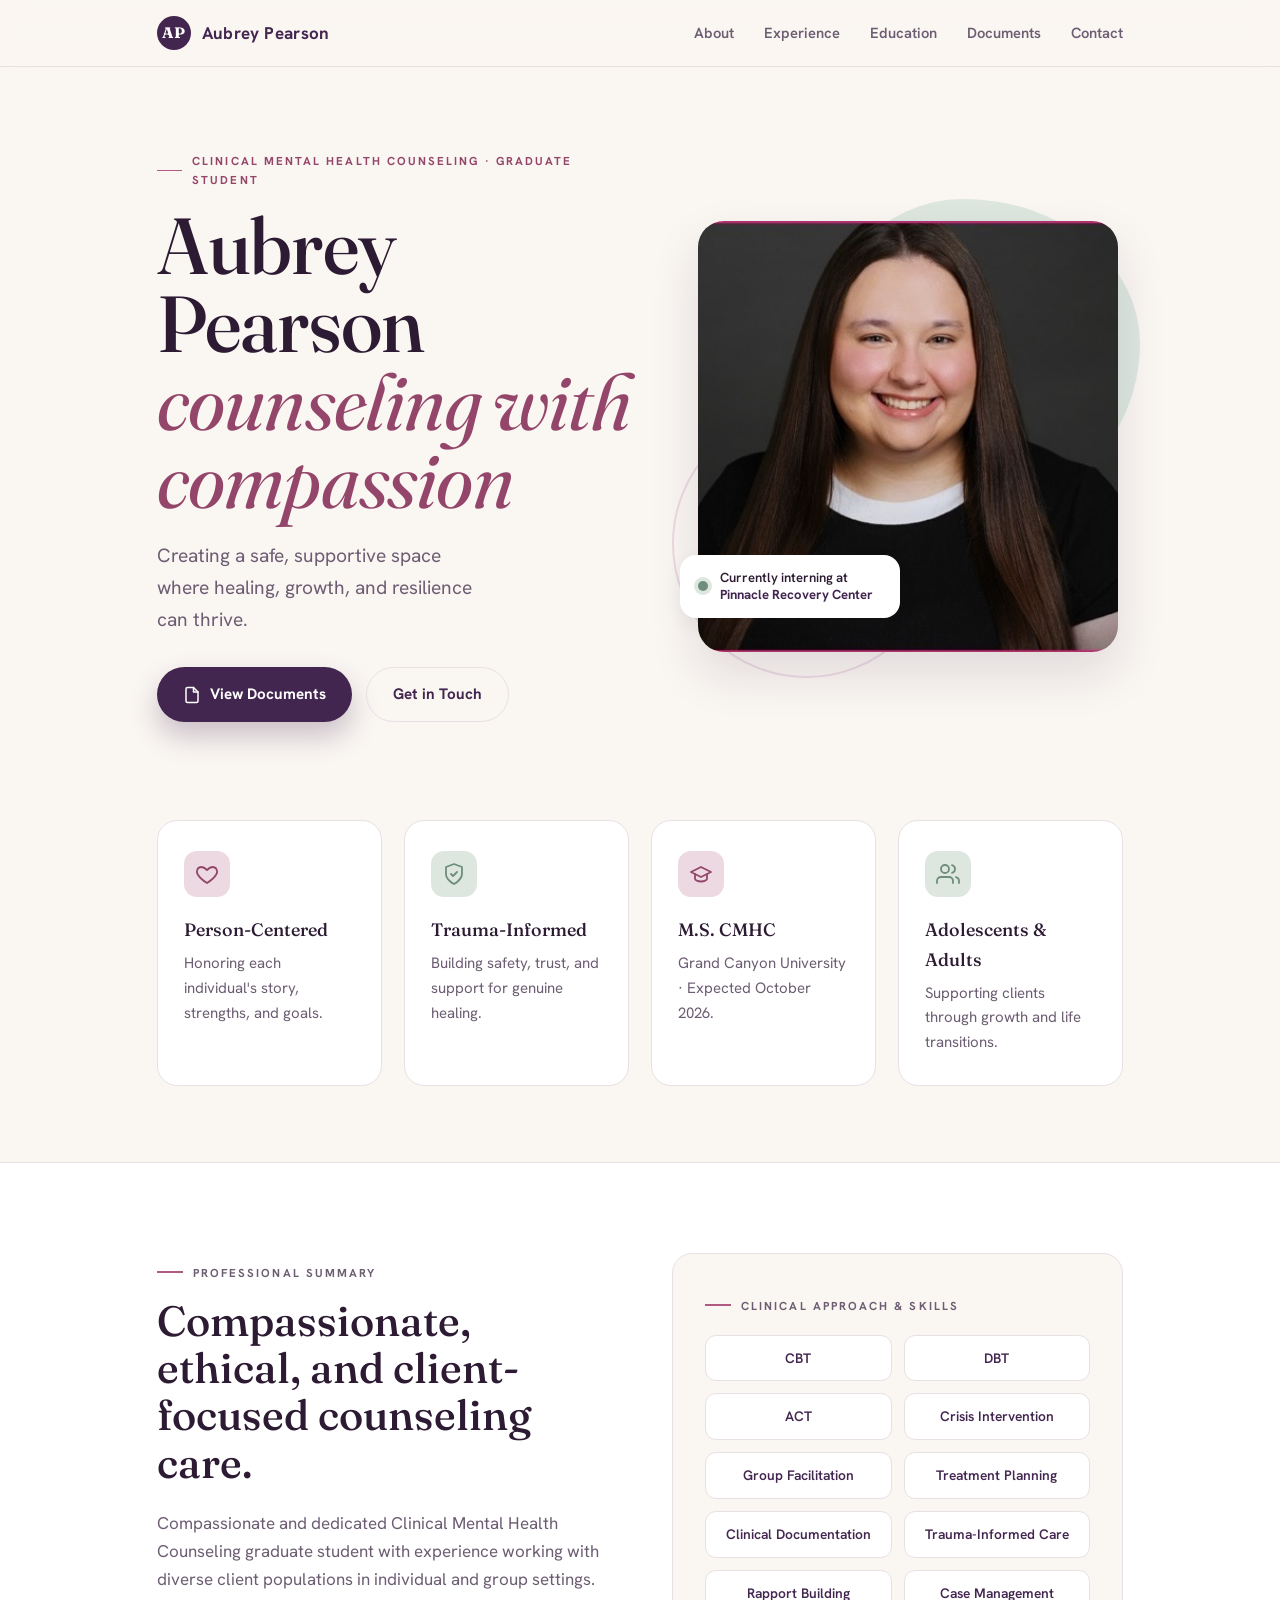
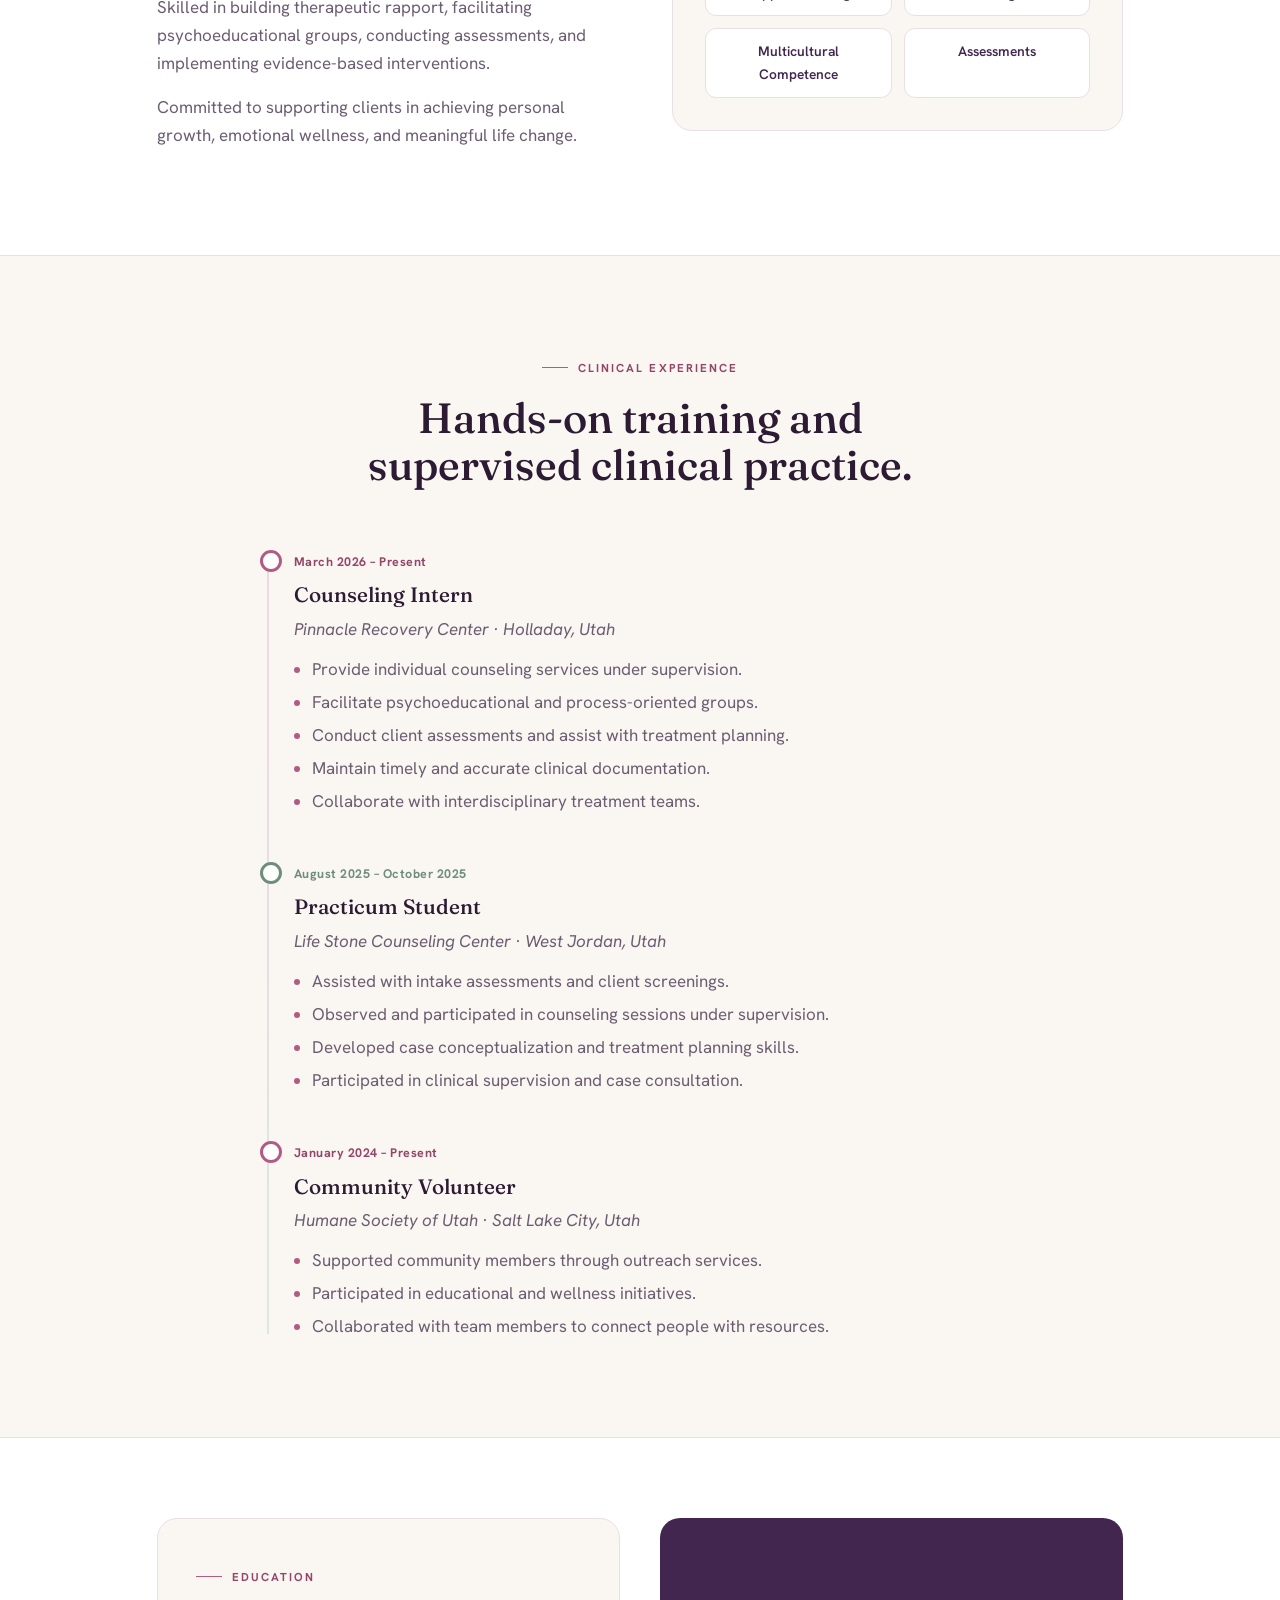
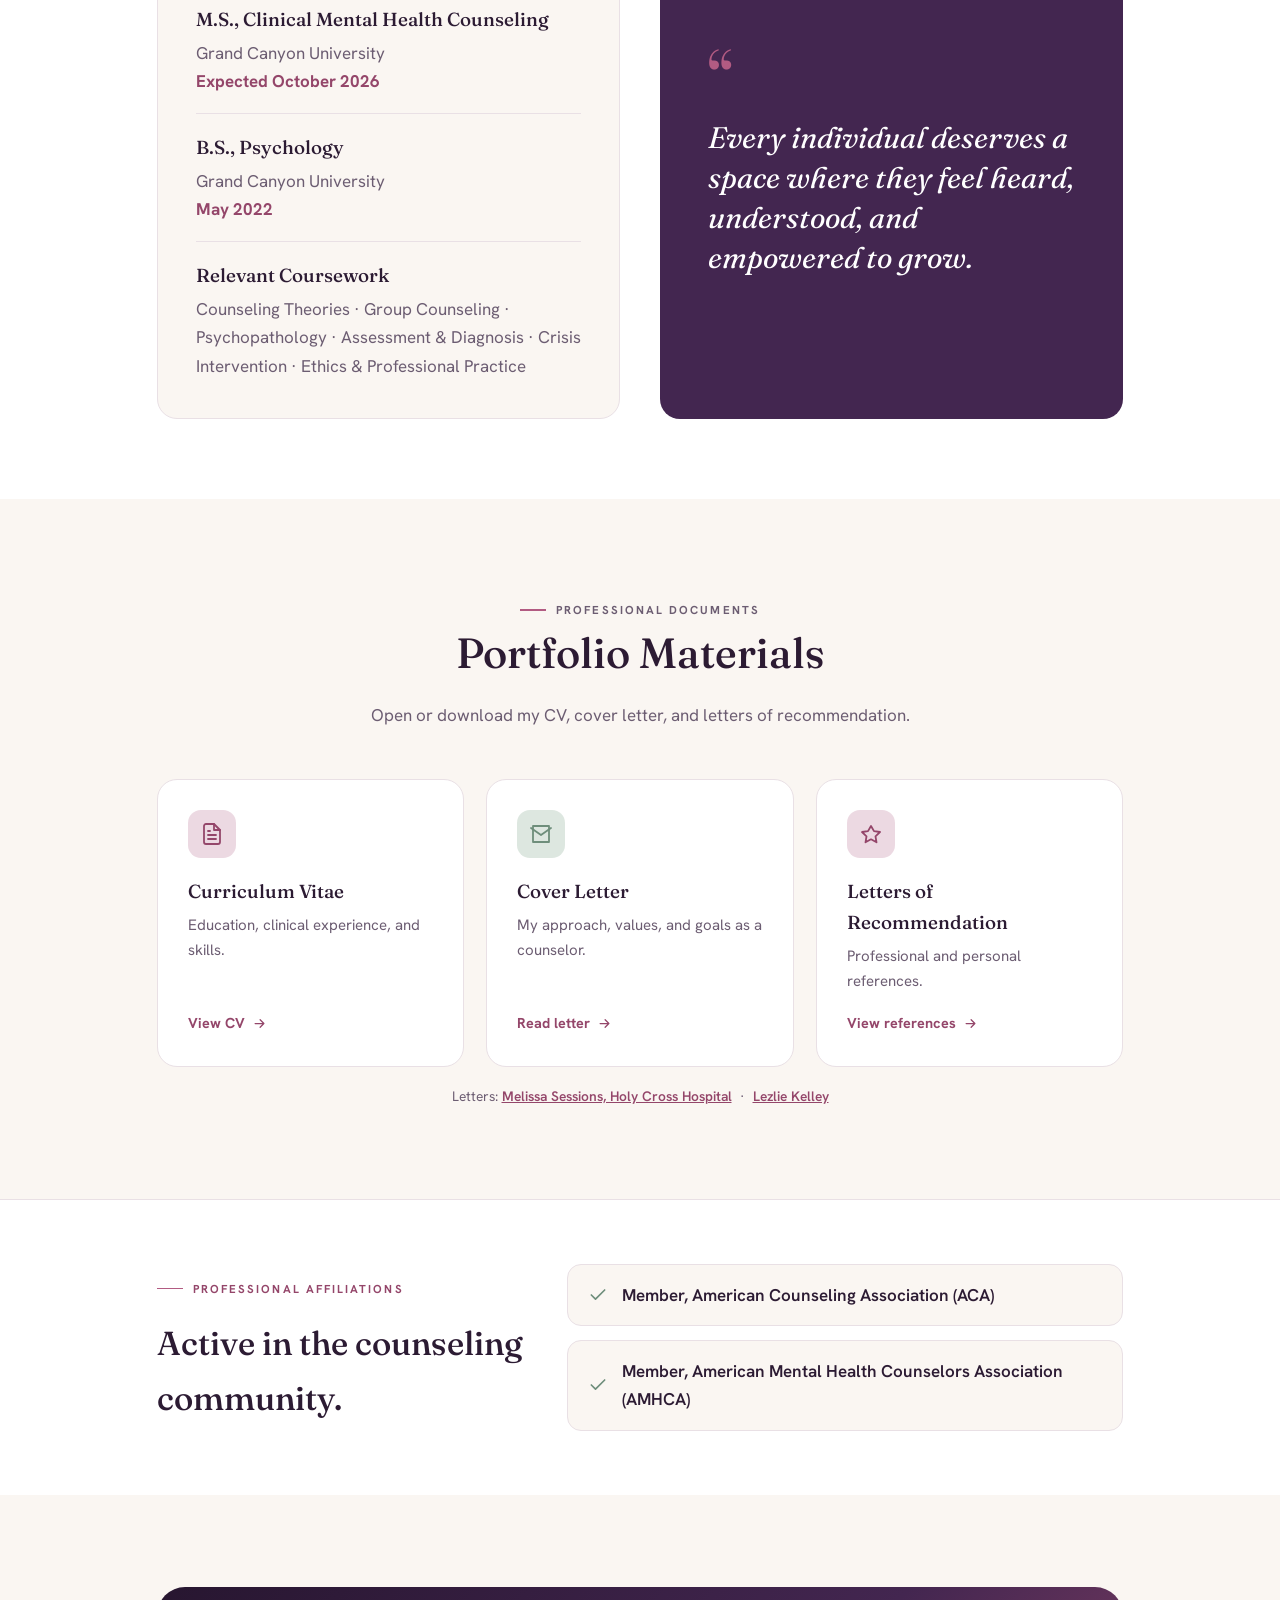
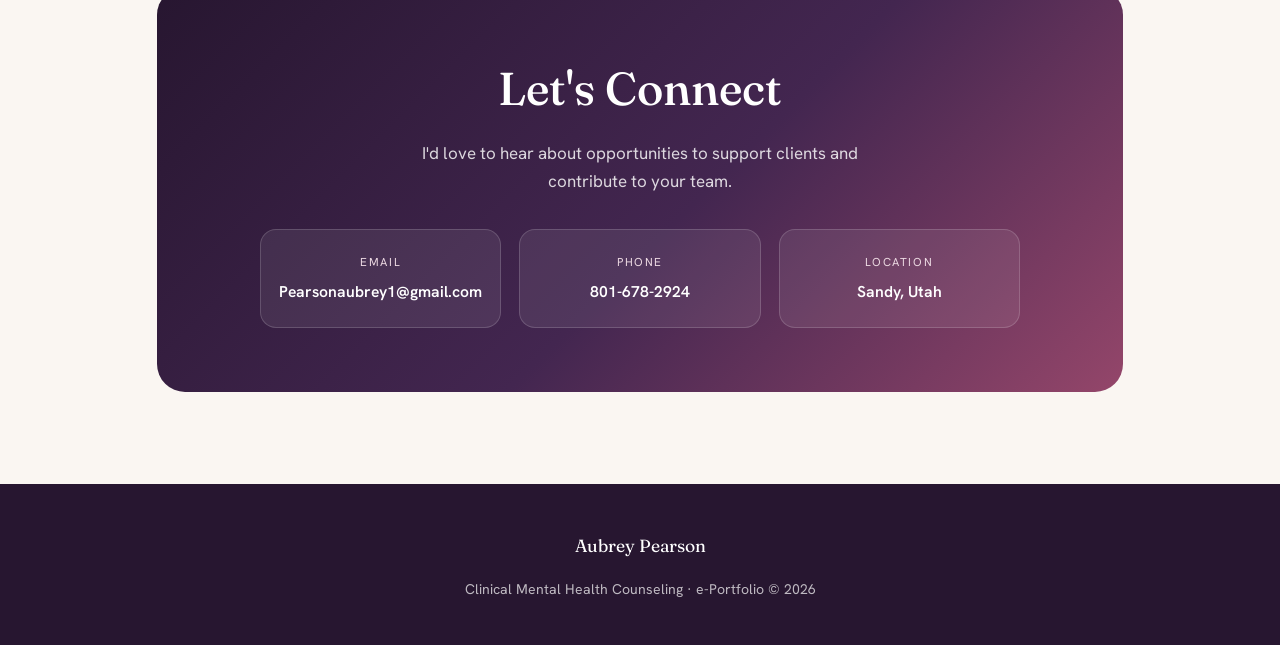
<file: index.html>
<!DOCTYPE html>
<html lang="en">
<head>
  <meta charset="UTF-8" />
  <meta name="viewport" content="width=device-width, initial-scale=1.0" />
  <title>Aubrey Pearson | Clinical Mental Health Counseling Portfolio</title>
  <meta name="description" content="Professional e-portfolio of Aubrey Pearson, Clinical Mental Health Counseling graduate student — clinical experience, credentials, and contact." />
  <link rel="preconnect" href="https://fonts.googleapis.com">
  <link rel="preconnect" href="https://fonts.gstatic.com" crossorigin>
  <link href="https://fonts.googleapis.com/css2?family=Fraunces:ital,opsz,wght@0,9..144,400..600;1,9..144,400..500&family=Hanken+Grotesk:wght@400;500;600;700&display=swap" rel="stylesheet">
  <link rel="stylesheet" href="styles.css" />
</head>
<body>
  <header class="site-header">
    <div class="wrap">
      <a class="brand" href="#home">
        <span class="mark">AP</span>
        <span>Aubrey Pearson</span>
      </a>
      <nav>
        <a href="#about">About</a>
        <a href="#experience">Experience</a>
        <a href="#education">Education</a>
        <a href="#documents">Documents</a>
        <a href="#contact">Contact</a>
      </nav>
    </div>
  </header>

  <main>
    <!-- HERO -->
    <section id="home" class="hero">
      <div class="wrap">
        <div class="hero-copy reveal">
          <p class="eyebrow">Clinical Mental Health Counseling · Graduate Student</p>
          <h1>Aubrey Pearson<span class="accent">counseling with compassion</span></h1>
          <p class="hero-text">Creating a safe, supportive space where healing, growth, and resilience can thrive.</p>
          <div class="hero-actions">
            <a class="button primary" href="#documents">
              <svg viewBox="0 0 24 24" fill="none" stroke="currentColor" stroke-width="2" stroke-linecap="round" stroke-linejoin="round"><path d="M14 2H6a2 2 0 0 0-2 2v16a2 2 0 0 0 2 2h12a2 2 0 0 0 2-2V8z"/><path d="M14 2v6h6"/></svg>
              View Documents
            </a>
            <a class="button ghost" href="#contact">Get in Touch</a>
          </div>
        </div>
        <div class="hero-photo-wrap reveal">
          <span class="blob"></span>
          <span class="ring"></span>
          <img src="aubrey-headshot.jpg" alt="Professional headshot of Aubrey Pearson" class="hero-photo" />
          <div class="hero-badge">
            <span class="dot"></span>
            <span>Currently interning at <strong>Pinnacle Recovery Center</strong></span>
          </div>
        </div>
      </div>
    </section>

    <!-- FOCUS CARDS -->
    <section class="focus">
      <div class="wrap">
        <div class="grid">
          <article class="reveal">
            <div class="ic"><svg viewBox="0 0 24 24" fill="none" stroke="currentColor" stroke-width="1.8" stroke-linecap="round" stroke-linejoin="round"><path d="M12 21s-7-4.35-9.5-9C1 9 2.5 5 6.5 5 9 5 12 8 12 8s3-3 5.5-3C21.5 5 23 9 21.5 12 19 16.65 12 21 12 21z"/></svg></div>
            <h3>Person-Centered</h3>
            <p>Honoring each individual's story, strengths, and goals.</p>
          </article>
          <article class="reveal">
            <div class="ic"><svg viewBox="0 0 24 24" fill="none" stroke="currentColor" stroke-width="1.8" stroke-linecap="round" stroke-linejoin="round"><path d="M12 22s8-4 8-10V5l-8-3-8 3v7c0 6 8 10 8 10z"/><path d="M9 12l2 2 4-4"/></svg></div>
            <h3>Trauma-Informed</h3>
            <p>Building safety, trust, and support for genuine healing.</p>
          </article>
          <article class="reveal">
            <div class="ic"><svg viewBox="0 0 24 24" fill="none" stroke="currentColor" stroke-width="1.8" stroke-linecap="round" stroke-linejoin="round"><path d="M22 10L12 5 2 10l10 5 10-5z"/><path d="M6 12v5c0 1 2.7 2.5 6 2.5s6-1.5 6-2.5v-5"/></svg></div>
            <h3>M.S. CMHC</h3>
            <p>Grand Canyon University · Expected October 2026.</p>
          </article>
          <article class="reveal">
            <div class="ic"><svg viewBox="0 0 24 24" fill="none" stroke="currentColor" stroke-width="1.8" stroke-linecap="round" stroke-linejoin="round"><path d="M17 21v-2a4 4 0 0 0-4-4H5a4 4 0 0 0-4 4v2"/><circle cx="9" cy="7" r="4"/><path d="M23 21v-2a4 4 0 0 0-3-3.87"/><path d="M16 3.13a4 4 0 0 1 0 7.75"/></svg></div>
            <h3>Adolescents & Adults</h3>
            <p>Supporting clients through growth and life transitions.</p>
          </article>
        </div>
      </div>
    </section>

    <!-- SUMMARY + SKILLS -->
    <section id="about" class="summary">
      <div class="wrap">
        <div class="reveal">
          <p class="section-label">Professional Summary</p>
          <h2>Compassionate, ethical, and client-focused counseling care.</h2>
          <p>Compassionate and dedicated Clinical Mental Health Counseling graduate student with experience working with diverse client populations in individual and group settings. Skilled in building therapeutic rapport, facilitating psychoeducational groups, conducting assessments, and implementing evidence-based interventions.</p>
          <p>Committed to supporting clients in achieving personal growth, emotional wellness, and meaningful life change.</p>
        </div>
        <div class="skills-panel reveal">
          <p class="section-label">Clinical Approach & Skills</p>
          <div class="skill-grid">
            <span>CBT</span><span>DBT</span><span>ACT</span><span>Crisis Intervention</span>
            <span>Group Facilitation</span><span>Treatment Planning</span><span>Clinical Documentation</span><span>Trauma-Informed Care</span>
            <span>Rapport Building</span><span>Case Management</span><span>Multicultural Competence</span><span>Assessments</span>
          </div>
        </div>
      </div>
    </section>

    <!-- EXPERIENCE -->
    <section id="experience" class="experience">
      <div class="wrap">
        <div class="head reveal">
          <p class="section-label center">Clinical Experience</p>
          <h2>Hands-on training and supervised clinical practice.</h2>
        </div>
        <div class="timeline">
          <div class="t-item reveal">
            <span class="date">March 2026 – Present</span>
            <h3>Counseling Intern</h3>
            <p class="place">Pinnacle Recovery Center · Holladay, Utah</p>
            <ul>
              <li>Provide individual counseling services under supervision.</li>
              <li>Facilitate psychoeducational and process-oriented groups.</li>
              <li>Conduct client assessments and assist with treatment planning.</li>
              <li>Maintain timely and accurate clinical documentation.</li>
              <li>Collaborate with interdisciplinary treatment teams.</li>
            </ul>
          </div>
          <div class="t-item reveal">
            <span class="date">August 2025 – October 2025</span>
            <h3>Practicum Student</h3>
            <p class="place">Life Stone Counseling Center · West Jordan, Utah</p>
            <ul>
              <li>Assisted with intake assessments and client screenings.</li>
              <li>Observed and participated in counseling sessions under supervision.</li>
              <li>Developed case conceptualization and treatment planning skills.</li>
              <li>Participated in clinical supervision and case consultation.</li>
            </ul>
          </div>
          <div class="t-item reveal">
            <span class="date">January 2024 – Present</span>
            <h3>Community Volunteer</h3>
            <p class="place">Humane Society of Utah · Salt Lake City, Utah</p>
            <ul>
              <li>Supported community members through outreach services.</li>
              <li>Participated in educational and wellness initiatives.</li>
              <li>Collaborated with team members to connect people with resources.</li>
            </ul>
          </div>
        </div>
      </div>
    </section>

    <!-- EDUCATION + QUOTE -->
    <section id="education" class="education">
      <div class="wrap">
        <div class="edu-card reveal">
          <p class="section-label">Education</p>
          <div class="edu-block">
            <h3>M.S., Clinical Mental Health Counseling</h3>
            <p>Grand Canyon University<br><strong>Expected October 2026</strong></p>
          </div>
          <div class="edu-block">
            <h3>B.S., Psychology</h3>
            <p>Grand Canyon University<br><strong>May 2022</strong></p>
          </div>
          <div class="edu-block">
            <h3>Relevant Coursework</h3>
            <p>Counseling Theories · Group Counseling · Psychopathology · Assessment & Diagnosis · Crisis Intervention · Ethics & Professional Practice</p>
          </div>
        </div>
        <div class="quote reveal">
          <span class="qmark">&ldquo;</span>
          <p>Every individual deserves a space where they feel heard, understood, and empowered to grow.</p>
        </div>
      </div>
    </section>

    <!-- DOCUMENTS -->
    <section id="documents" class="documents">
      <div class="wrap">
        <div class="head reveal">
          <p class="section-label center">Professional Documents</p>
          <h2>Portfolio Materials</h2>
          <p>Open or download my CV, cover letter, and letters of recommendation.</p>
        </div>
        <div class="doc-grid">
          <a href="cv.html" class="doc-card reveal">
            <div class="ic"><svg viewBox="0 0 24 24" fill="none" stroke="currentColor" stroke-width="1.8" stroke-linecap="round" stroke-linejoin="round"><path d="M14 2H6a2 2 0 0 0-2 2v16a2 2 0 0 0 2 2h12a2 2 0 0 0 2-2V8z"/><path d="M14 2v6h6"/><path d="M8 13h8M8 17h8M8 9h2"/></svg></div>
            <h3>Curriculum Vitae</h3>
            <p>Education, clinical experience, and skills.</p>
            <span class="link">View CV
              <svg viewBox="0 0 24 24" fill="none" stroke="currentColor" stroke-width="2" stroke-linecap="round" stroke-linejoin="round"><path d="M5 12h14M13 6l6 6-6 6"/></svg>
            </span>
          </a>
          <a href="cover-letter.html" class="doc-card reveal">
            <div class="ic"><svg viewBox="0 0 24 24" fill="none" stroke="currentColor" stroke-width="1.8" stroke-linecap="round" stroke-linejoin="round"><path d="M4 4h16v16H4z"/><path d="M22 6l-10 7L2 6"/></svg></div>
            <h3>Cover Letter</h3>
            <p>My approach, values, and goals as a counselor.</p>
            <span class="link">Read letter
              <svg viewBox="0 0 24 24" fill="none" stroke="currentColor" stroke-width="2" stroke-linecap="round" stroke-linejoin="round"><path d="M5 12h14M13 6l6 6-6 6"/></svg>
            </span>
          </a>
          <a href="rec-1.html" class="doc-card reveal">
            <div class="ic"><svg viewBox="0 0 24 24" fill="none" stroke="currentColor" stroke-width="1.8" stroke-linecap="round" stroke-linejoin="round"><path d="M12 17.3l-5.5 3 1-6L3 10l6-.9L12 4l3 5.1 6 .9-4.5 4.3 1 6z"/></svg></div>
            <h3>Letters of Recommendation</h3>
            <p>Professional and personal references.</p>
            <span class="link">View references
              <svg viewBox="0 0 24 24" fill="none" stroke="currentColor" stroke-width="2" stroke-linecap="round" stroke-linejoin="round"><path d="M5 12h14M13 6l6 6-6 6"/></svg>
            </span>
          </a>
        </div>
        <div style="margin-top:18px; font-size:.86rem; color:var(--muted);" class="reveal">
          Letters: <a href="rec-1.html" style="color:var(--rose-deep);font-weight:600;">Melissa Sessions, Holy Cross Hospital</a>
          &nbsp;·&nbsp;
          <a href="rec-2.html" style="color:var(--rose-deep);font-weight:600;">Lezlie Kelley</a>
        </div>
      </div>
    </section>

    <!-- AFFILIATIONS -->
    <section class="affiliations">
      <div class="wrap">
        <div class="reveal">
          <p class="section-label">Professional Affiliations</p>
          <h2 style="font-size:clamp(1.6rem,2.6vw,2.1rem);margin:0;">Active in the counseling community.</h2>
        </div>
        <div class="aff-list reveal">
          <div class="row">
            <svg viewBox="0 0 24 24" fill="none" stroke="currentColor" stroke-width="2" stroke-linecap="round" stroke-linejoin="round"><path d="M20 6L9 17l-5-5"/></svg>
            Member, American Counseling Association (ACA)
          </div>
          <div class="row">
            <svg viewBox="0 0 24 24" fill="none" stroke="currentColor" stroke-width="2" stroke-linecap="round" stroke-linejoin="round"><path d="M20 6L9 17l-5-5"/></svg>
            Member, American Mental Health Counselors Association (AMHCA)
          </div>
        </div>
      </div>
    </section>

    <!-- CONTACT -->
    <section id="contact" class="contact">
      <div class="wrap">
        <div class="panel reveal">
          <h2>Let's Connect</h2>
          <p class="lead">I'd love to hear about opportunities to support clients and contribute to your team.</p>
          <div class="contact-grid">
            <a href="mailto:Pearsonaubrey1@gmail.com">
              <span class="lbl">Email</span>
              <span class="val">Pearsonaubrey1@gmail.com</span>
            </a>
            <a href="tel:8016782924">
              <span class="lbl">Phone</span>
              <span class="val">801-678-2924</span>
            </a>
            <div>
              <span class="lbl">Location</span>
              <span class="val">Sandy, Utah</span>
            </div>
          </div>
        </div>
      </div>
    </section>
  </main>

  <footer>
    <p class="brand-foot">Aubrey Pearson</p>
    <p>Clinical Mental Health Counseling · e-Portfolio &copy; 2026</p>
  </footer>

  <script>
    // Scroll-reveal (respects reduced-motion via CSS)
    const els = document.querySelectorAll('.reveal');
    if ('IntersectionObserver' in window) {
      const io = new IntersectionObserver((entries) => {
        entries.forEach(e => {
          if (e.isIntersecting) { e.target.classList.add('in'); io.unobserve(e.target); }
        });
      }, { threshold: 0.12 });
      els.forEach(el => io.observe(el));
    } else {
      els.forEach(el => el.classList.add('in'));
    }
  </script>
</body>
</html>
</file>
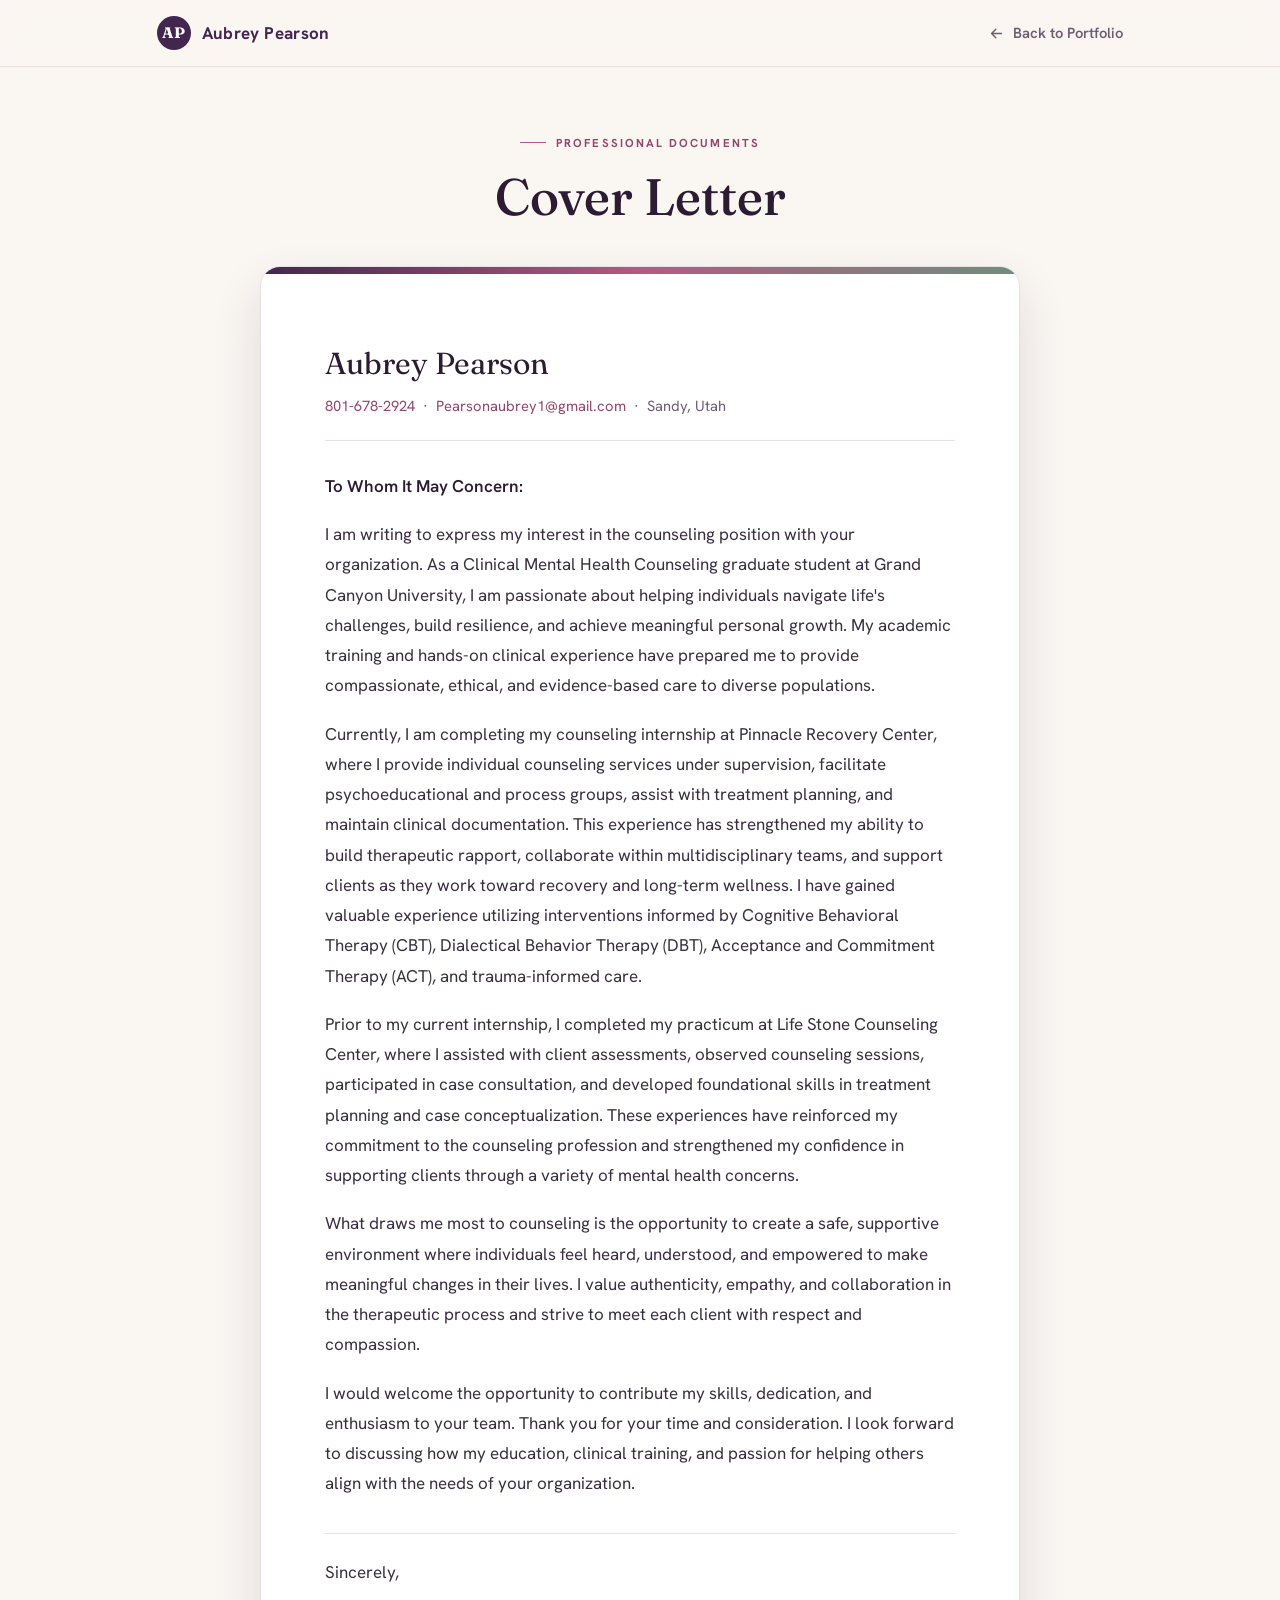
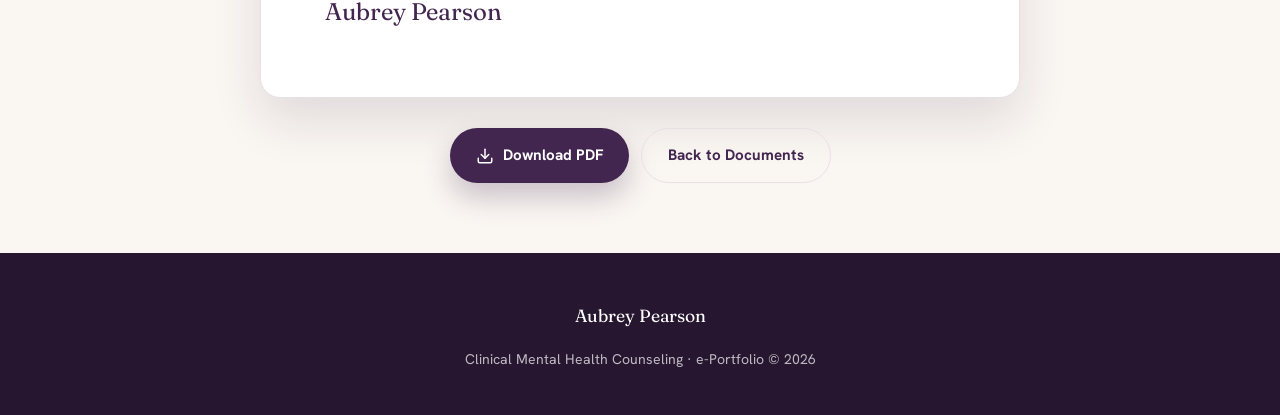
<file: cover-letter.html>
<!DOCTYPE html>
<html lang="en">
<head>
  <meta charset="UTF-8" />
  <meta name="viewport" content="width=device-width, initial-scale=1.0" />
  <title>Cover Letter | Aubrey Pearson</title>
  <link rel="preconnect" href="https://fonts.googleapis.com">
  <link rel="preconnect" href="https://fonts.gstatic.com" crossorigin>
  <link href="https://fonts.googleapis.com/css2?family=Fraunces:ital,opsz,wght@0,9..144,400..600;1,9..144,400..500&family=Hanken+Grotesk:wght@400;500;600;700&display=swap" rel="stylesheet">
  <link rel="stylesheet" href="styles.css" />
</head>
<body class="letter-body">
  <header class="letter-top">
    <div class="wrap">
      <a class="brand" href="index.html">
        <span class="mark">AP</span>
        <span>Aubrey Pearson</span>
      </a>
      <a class="back-link" href="index.html">
        <svg viewBox="0 0 24 24" fill="none" stroke="currentColor" stroke-width="2" stroke-linecap="round" stroke-linejoin="round"><path d="M19 12H5M11 18l-6-6 6-6"/></svg>
        Back to Portfolio
      </a>
    </div>
  </header>

  <section class="letter-hero">
    <div class="wrap">
      <p class="eyebrow center" style="justify-content:center;">Professional Documents</p>
      <h1>Cover Letter</h1>
    </div>
  </section>

  <section class="letter-wrap">
    <div class="wrap">
      <article class="sheet">
        <div class="accent-bar"></div>
        <div class="sheet-inner">
          <div class="letterhead">
            <p class="name">Aubrey Pearson</p>
            <p class="meta">
              <a href="tel:8016782924">801-678-2924</a> &nbsp;·&nbsp;
              <a href="mailto:Pearsonaubrey1@gmail.com">Pearsonaubrey1@gmail.com</a> &nbsp;·&nbsp;
              Sandy, Utah
            </p>
          </div>

          <div class="letter-text">
            <p class="salutation">To Whom It May Concern:</p>
            <p>I am writing to express my interest in the counseling position with your organization. As a Clinical Mental Health Counseling graduate student at Grand Canyon University, I am passionate about helping individuals navigate life's challenges, build resilience, and achieve meaningful personal growth. My academic training and hands-on clinical experience have prepared me to provide compassionate, ethical, and evidence-based care to diverse populations.</p>
            <p>Currently, I am completing my counseling internship at Pinnacle Recovery Center, where I provide individual counseling services under supervision, facilitate psychoeducational and process groups, assist with treatment planning, and maintain clinical documentation. This experience has strengthened my ability to build therapeutic rapport, collaborate within multidisciplinary teams, and support clients as they work toward recovery and long-term wellness. I have gained valuable experience utilizing interventions informed by Cognitive Behavioral Therapy (CBT), Dialectical Behavior Therapy (DBT), Acceptance and Commitment Therapy (ACT), and trauma-informed care.</p>
            <p>Prior to my current internship, I completed my practicum at Life Stone Counseling Center, where I assisted with client assessments, observed counseling sessions, participated in case consultation, and developed foundational skills in treatment planning and case conceptualization. These experiences have reinforced my commitment to the counseling profession and strengthened my confidence in supporting clients through a variety of mental health concerns.</p>
            <p>What draws me most to counseling is the opportunity to create a safe, supportive environment where individuals feel heard, understood, and empowered to make meaningful changes in their lives. I value authenticity, empathy, and collaboration in the therapeutic process and strive to meet each client with respect and compassion.</p>
            <p>I would welcome the opportunity to contribute my skills, dedication, and enthusiasm to your team. Thank you for your time and consideration. I look forward to discussing how my education, clinical training, and passion for helping others align with the needs of your organization.</p>
          </div>

          <div class="signature">
            <p class="closing">Sincerely,</p>
            <p class="signed">Aubrey Pearson</p>
          </div>
        </div>
      </article>

      <div class="letter-actions">
        <a class="button primary" href="cover-letter.pdf" target="_blank" rel="noopener">
          <svg viewBox="0 0 24 24" fill="none" stroke="currentColor" stroke-width="2" stroke-linecap="round" stroke-linejoin="round"><path d="M21 15v4a2 2 0 0 1-2 2H5a2 2 0 0 1-2-2v-4"/><path d="M7 10l5 5 5-5"/><path d="M12 15V3"/></svg>
          Download PDF
        </a>
        <a class="button ghost" href="index.html#documents">Back to Documents</a>
      </div>
    </div>
  </section>

  <footer>
    <p class="brand-foot">Aubrey Pearson</p>
    <p>Clinical Mental Health Counseling · e-Portfolio &copy; 2026</p>
  </footer>
</body>
</html>
</file>
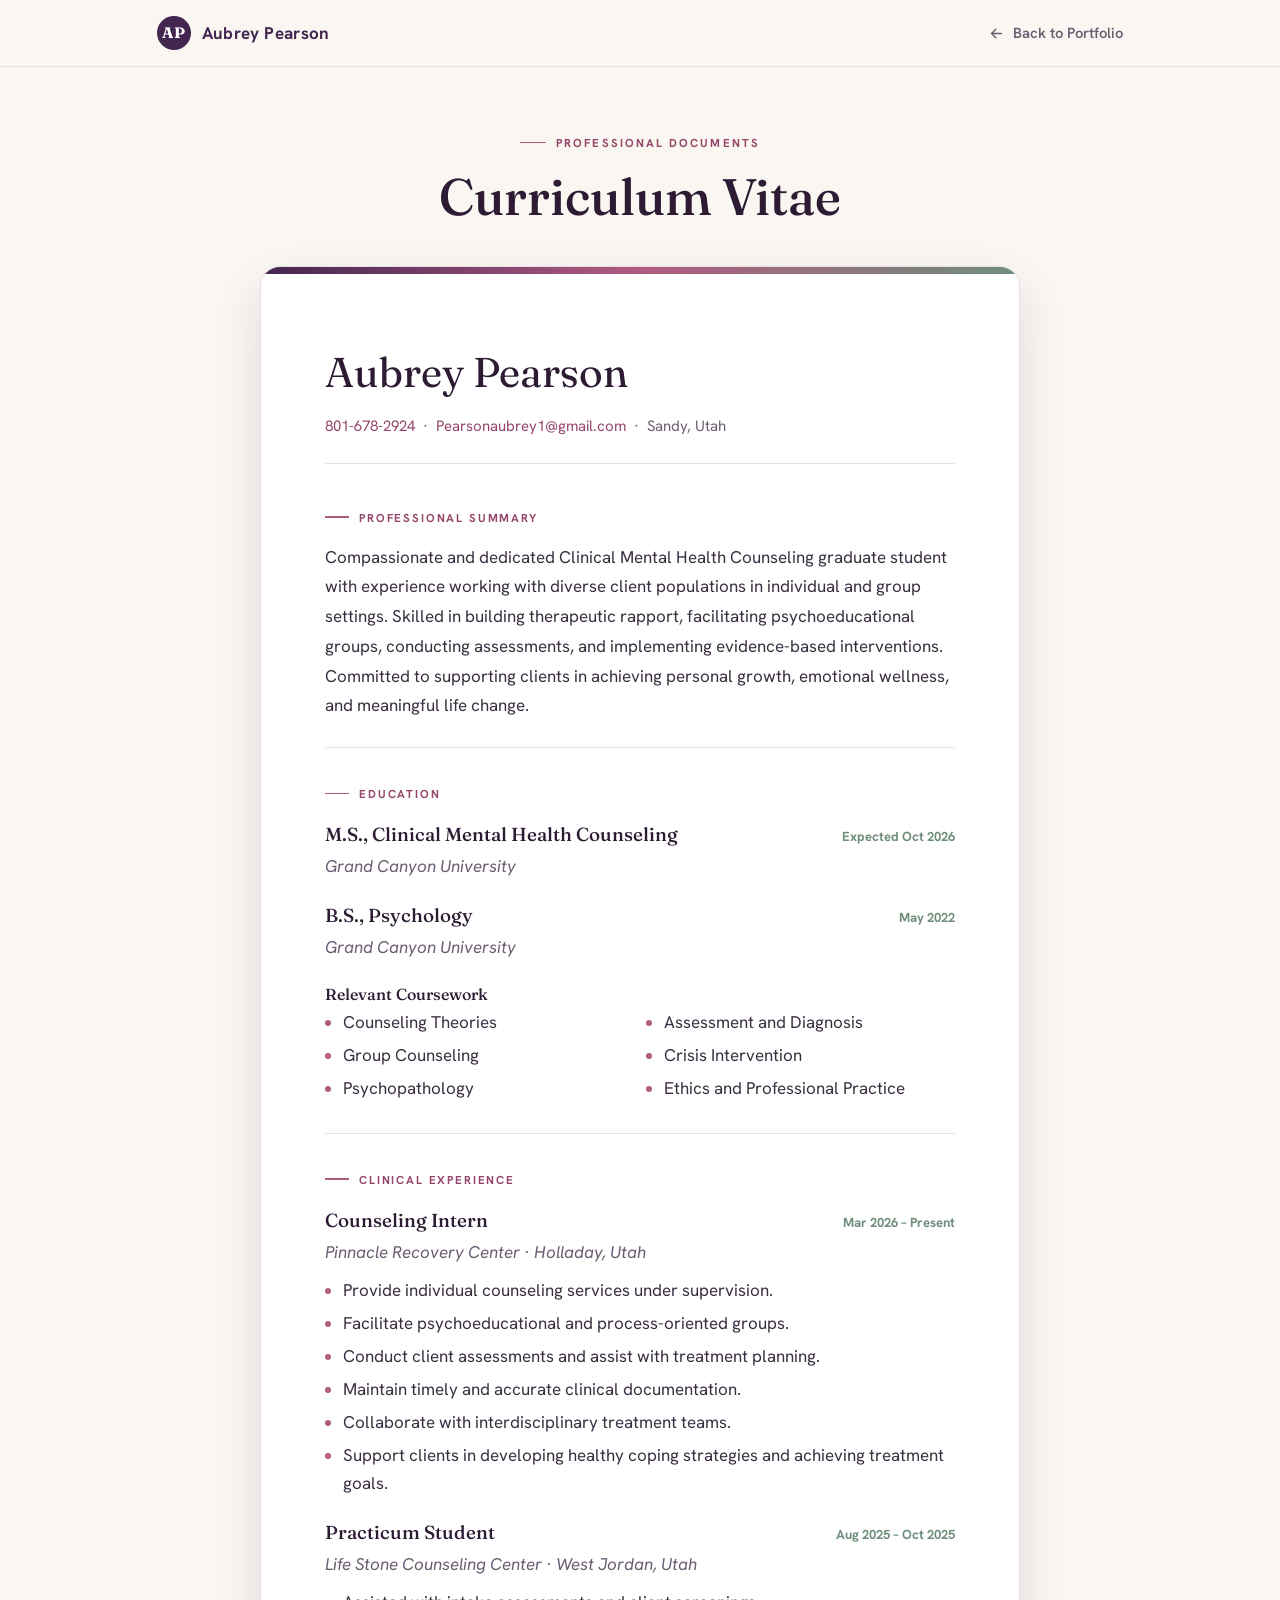
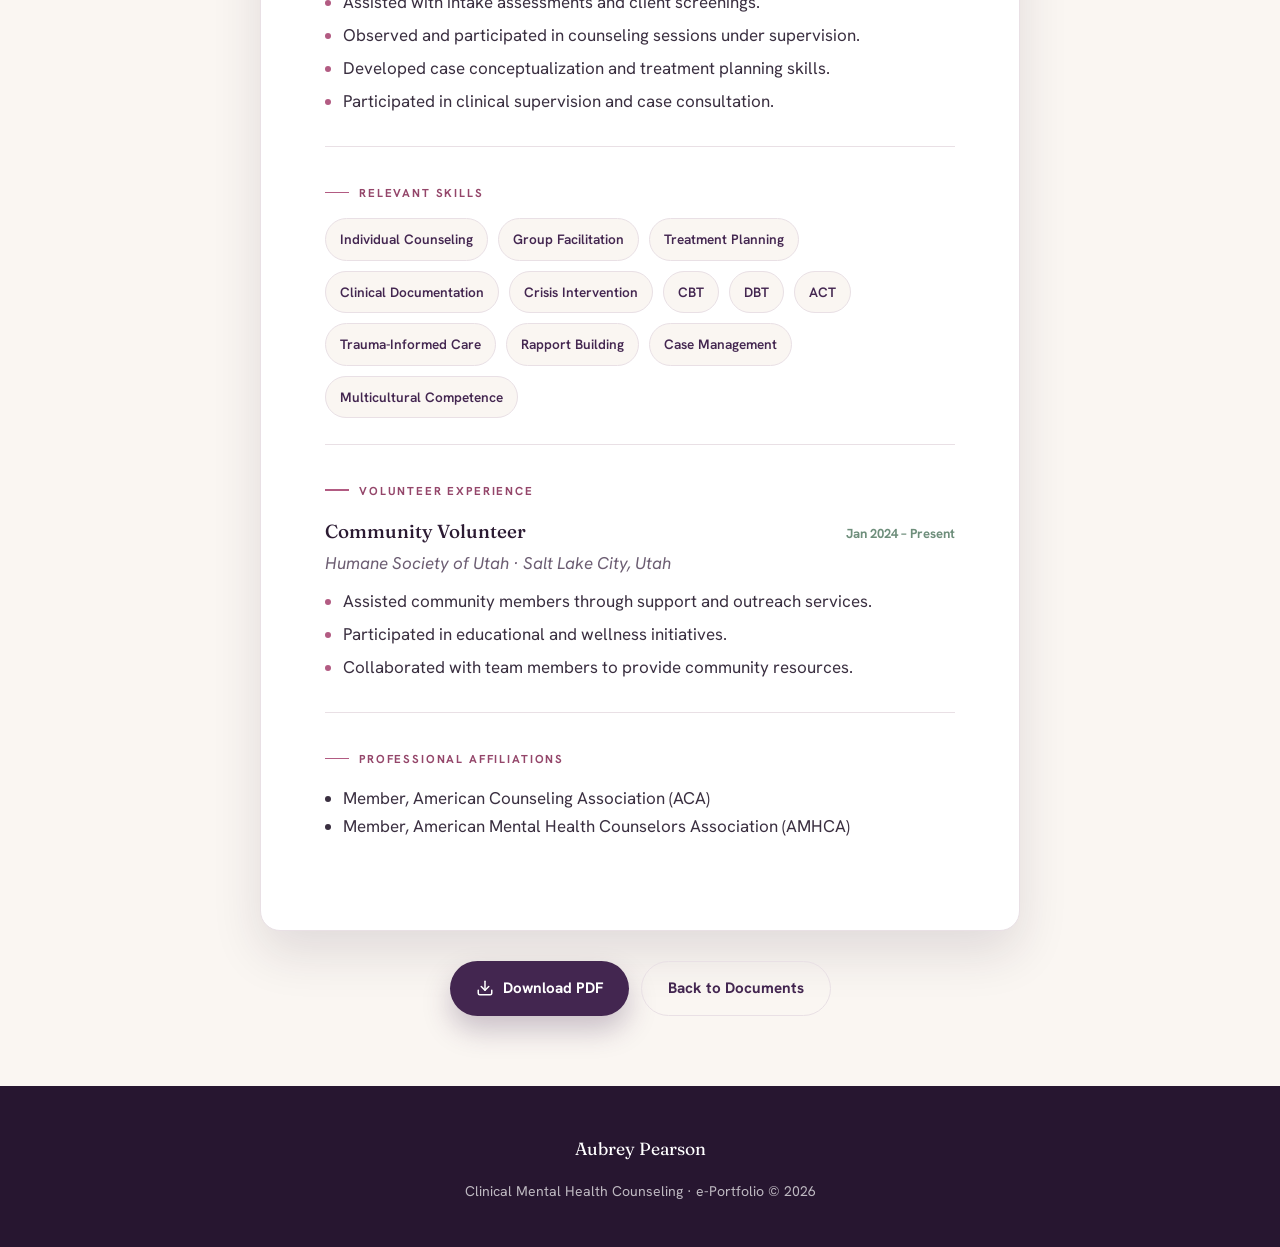
<file: cv.html>
<!DOCTYPE html>
<html lang="en">
<head>
  <meta charset="UTF-8" />
  <meta name="viewport" content="width=device-width, initial-scale=1.0" />
  <title>Curriculum Vitae | Aubrey Pearson</title>
  <link rel="preconnect" href="https://fonts.googleapis.com">
  <link rel="preconnect" href="https://fonts.gstatic.com" crossorigin>
  <link href="https://fonts.googleapis.com/css2?family=Fraunces:ital,opsz,wght@0,9..144,400..600;1,9..144,400..500&family=Hanken+Grotesk:wght@400;500;600;700&display=swap" rel="stylesheet">
  <link rel="stylesheet" href="styles.css" />
  <style>
    /* CV-specific layout, built on the shared letter-page styles */
    .cv-head { text-align: left; border-bottom: 1px solid var(--line); padding-bottom: 24px; margin-bottom: 8px; }
    .cv-head .name { font-family: var(--font-display); font-size: clamp(2rem,4vw,2.6rem); color: var(--ink); margin: 0 0 8px; }
    .cv-head .meta { color: var(--muted); font-size: .94rem; margin: 0; }
    .cv-head .meta a { color: var(--rose-deep); text-decoration: none; }
    .cv-head .meta a:hover { text-decoration: underline; }

    .cv-section { padding: 26px 0; border-bottom: 1px solid var(--line); }
    .cv-section:last-of-type { border-bottom: 0; }
    .cv-section > .label {
      display: inline-flex; align-items: center; gap: 10px;
      text-transform: uppercase; letter-spacing: .16em; font-size: .72rem;
      font-weight: 700; color: var(--rose-deep); margin: 0 0 16px;
    }
    .cv-section > .label::before { content: ""; width: 24px; height: 1.5px; background: var(--rose); }

    .cv-section p.summary-text { color: #3a2f40; line-height: 1.75; margin: 0; }

    .cv-entry { margin-bottom: 20px; }
    .cv-entry:last-child { margin-bottom: 0; }
    .cv-entry .row { display: flex; justify-content: space-between; gap: 16px; flex-wrap: wrap; align-items: baseline; }
    .cv-entry h3 { font-family: var(--font-display); font-size: 1.18rem; color: var(--ink); margin: 0; }
    .cv-entry .when { font-size: .82rem; font-weight: 700; color: var(--sage); white-space: nowrap; }
    .cv-entry .place { font-style: italic; color: var(--muted); margin: 2px 0 10px; }
    .cv-entry ul { margin: 0; padding-left: 18px; color: #3a2f40; }
    .cv-entry ul li { margin-bottom: 5px; }
    .cv-entry ul li::marker { color: var(--rose); }

    .chip-grid { display: flex; flex-wrap: wrap; gap: 10px; }
    .chip-grid span {
      background: var(--cream); border: 1px solid var(--line); color: var(--plum);
      padding: 9px 14px; border-radius: 999px; font-size: .85rem; font-weight: 600;
    }
    .course-list { columns: 2; column-gap: 30px; margin: 6px 0 0; padding-left: 18px; color: #3a2f40; }
    .course-list li { margin-bottom: 5px; }
    .course-list li::marker { color: var(--sage); }
    @media (max-width: 560px) { .course-list { columns: 1; } }
  </style>
</head>
<body class="letter-body">
  <header class="letter-top">
    <div class="wrap">
      <a class="brand" href="index.html">
        <span class="mark">AP</span>
        <span>Aubrey Pearson</span>
      </a>
      <a class="back-link" href="index.html">
        <svg viewBox="0 0 24 24" fill="none" stroke="currentColor" stroke-width="2" stroke-linecap="round" stroke-linejoin="round"><path d="M19 12H5M11 18l-6-6 6-6"/></svg>
        Back to Portfolio
      </a>
    </div>
  </header>

  <section class="letter-hero">
    <div class="wrap">
      <p class="eyebrow center" style="justify-content:center;">Professional Documents</p>
      <h1>Curriculum Vitae</h1>
    </div>
  </section>

  <section class="letter-wrap">
    <div class="wrap">
      <article class="sheet">
        <div class="accent-bar"></div>
        <div class="sheet-inner">

          <div class="cv-head">
            <p class="name">Aubrey Pearson</p>
            <p class="meta">
              <a href="tel:8016782924">801-678-2924</a> &nbsp;·&nbsp;
              <a href="mailto:Pearsonaubrey1@gmail.com">Pearsonaubrey1@gmail.com</a> &nbsp;·&nbsp;
              Sandy, Utah
            </p>
          </div>

          <div class="cv-section">
            <p class="label">Professional Summary</p>
            <p class="summary-text">Compassionate and dedicated Clinical Mental Health Counseling graduate student with experience working with diverse client populations in individual and group settings. Skilled in building therapeutic rapport, facilitating psychoeducational groups, conducting assessments, and implementing evidence-based interventions. Committed to supporting clients in achieving personal growth, emotional wellness, and meaningful life change.</p>
          </div>

          <div class="cv-section">
            <p class="label">Education</p>
            <div class="cv-entry">
              <div class="row">
                <h3>M.S., Clinical Mental Health Counseling</h3>
                <span class="when">Expected Oct 2026</span>
              </div>
              <p class="place">Grand Canyon University</p>
            </div>
            <div class="cv-entry">
              <div class="row">
                <h3>B.S., Psychology</h3>
                <span class="when">May 2022</span>
              </div>
              <p class="place">Grand Canyon University</p>
            </div>
            <div class="cv-entry">
              <h3 style="font-size:1rem;">Relevant Coursework</h3>
              <ul class="course-list">
                <li>Counseling Theories</li>
                <li>Group Counseling</li>
                <li>Psychopathology</li>
                <li>Assessment and Diagnosis</li>
                <li>Crisis Intervention</li>
                <li>Ethics and Professional Practice</li>
              </ul>
            </div>
          </div>

          <div class="cv-section">
            <p class="label">Clinical Experience</p>
            <div class="cv-entry">
              <div class="row">
                <h3>Counseling Intern</h3>
                <span class="when">Mar 2026 – Present</span>
              </div>
              <p class="place">Pinnacle Recovery Center · Holladay, Utah</p>
              <ul>
                <li>Provide individual counseling services under supervision.</li>
                <li>Facilitate psychoeducational and process-oriented groups.</li>
                <li>Conduct client assessments and assist with treatment planning.</li>
                <li>Maintain timely and accurate clinical documentation.</li>
                <li>Collaborate with interdisciplinary treatment teams.</li>
                <li>Support clients in developing healthy coping strategies and achieving treatment goals.</li>
              </ul>
            </div>
            <div class="cv-entry">
              <div class="row">
                <h3>Practicum Student</h3>
                <span class="when">Aug 2025 – Oct 2025</span>
              </div>
              <p class="place">Life Stone Counseling Center · West Jordan, Utah</p>
              <ul>
                <li>Assisted with intake assessments and client screenings.</li>
                <li>Observed and participated in counseling sessions under supervision.</li>
                <li>Developed case conceptualization and treatment planning skills.</li>
                <li>Participated in clinical supervision and case consultation.</li>
              </ul>
            </div>
          </div>

          <div class="cv-section">
            <p class="label">Relevant Skills</p>
            <div class="chip-grid">
              <span>Individual Counseling</span>
              <span>Group Facilitation</span>
              <span>Treatment Planning</span>
              <span>Clinical Documentation</span>
              <span>Crisis Intervention</span>
              <span>CBT</span>
              <span>DBT</span>
              <span>ACT</span>
              <span>Trauma-Informed Care</span>
              <span>Rapport Building</span>
              <span>Case Management</span>
              <span>Multicultural Competence</span>
            </div>
          </div>

          <div class="cv-section">
            <p class="label">Volunteer Experience</p>
            <div class="cv-entry">
              <div class="row">
                <h3>Community Volunteer</h3>
                <span class="when">Jan 2024 – Present</span>
              </div>
              <p class="place">Humane Society of Utah · Salt Lake City, Utah</p>
              <ul>
                <li>Assisted community members through support and outreach services.</li>
                <li>Participated in educational and wellness initiatives.</li>
                <li>Collaborated with team members to provide community resources.</li>
              </ul>
            </div>
          </div>

          <div class="cv-section">
            <p class="label">Professional Affiliations</p>
            <ul style="margin:0;padding-left:18px;color:#3a2f40;">
              <li>Member, American Counseling Association (ACA)</li>
              <li>Member, American Mental Health Counselors Association (AMHCA)</li>
            </ul>
          </div>

        </div>
      </article>

      <div class="letter-actions">
        <a class="button primary" href="cv.pdf" target="_blank" rel="noopener">
          <svg viewBox="0 0 24 24" fill="none" stroke="currentColor" stroke-width="2" stroke-linecap="round" stroke-linejoin="round"><path d="M21 15v4a2 2 0 0 1-2 2H5a2 2 0 0 1-2-2v-4"/><path d="M7 10l5 5 5-5"/><path d="M12 15V3"/></svg>
          Download PDF
        </a>
        <a class="button ghost" href="index.html#documents">Back to Documents</a>
      </div>
    </div>
  </section>

  <footer>
    <p class="brand-foot">Aubrey Pearson</p>
    <p>Clinical Mental Health Counseling · e-Portfolio &copy; 2026</p>
  </footer>
</body>
</html>
</file>
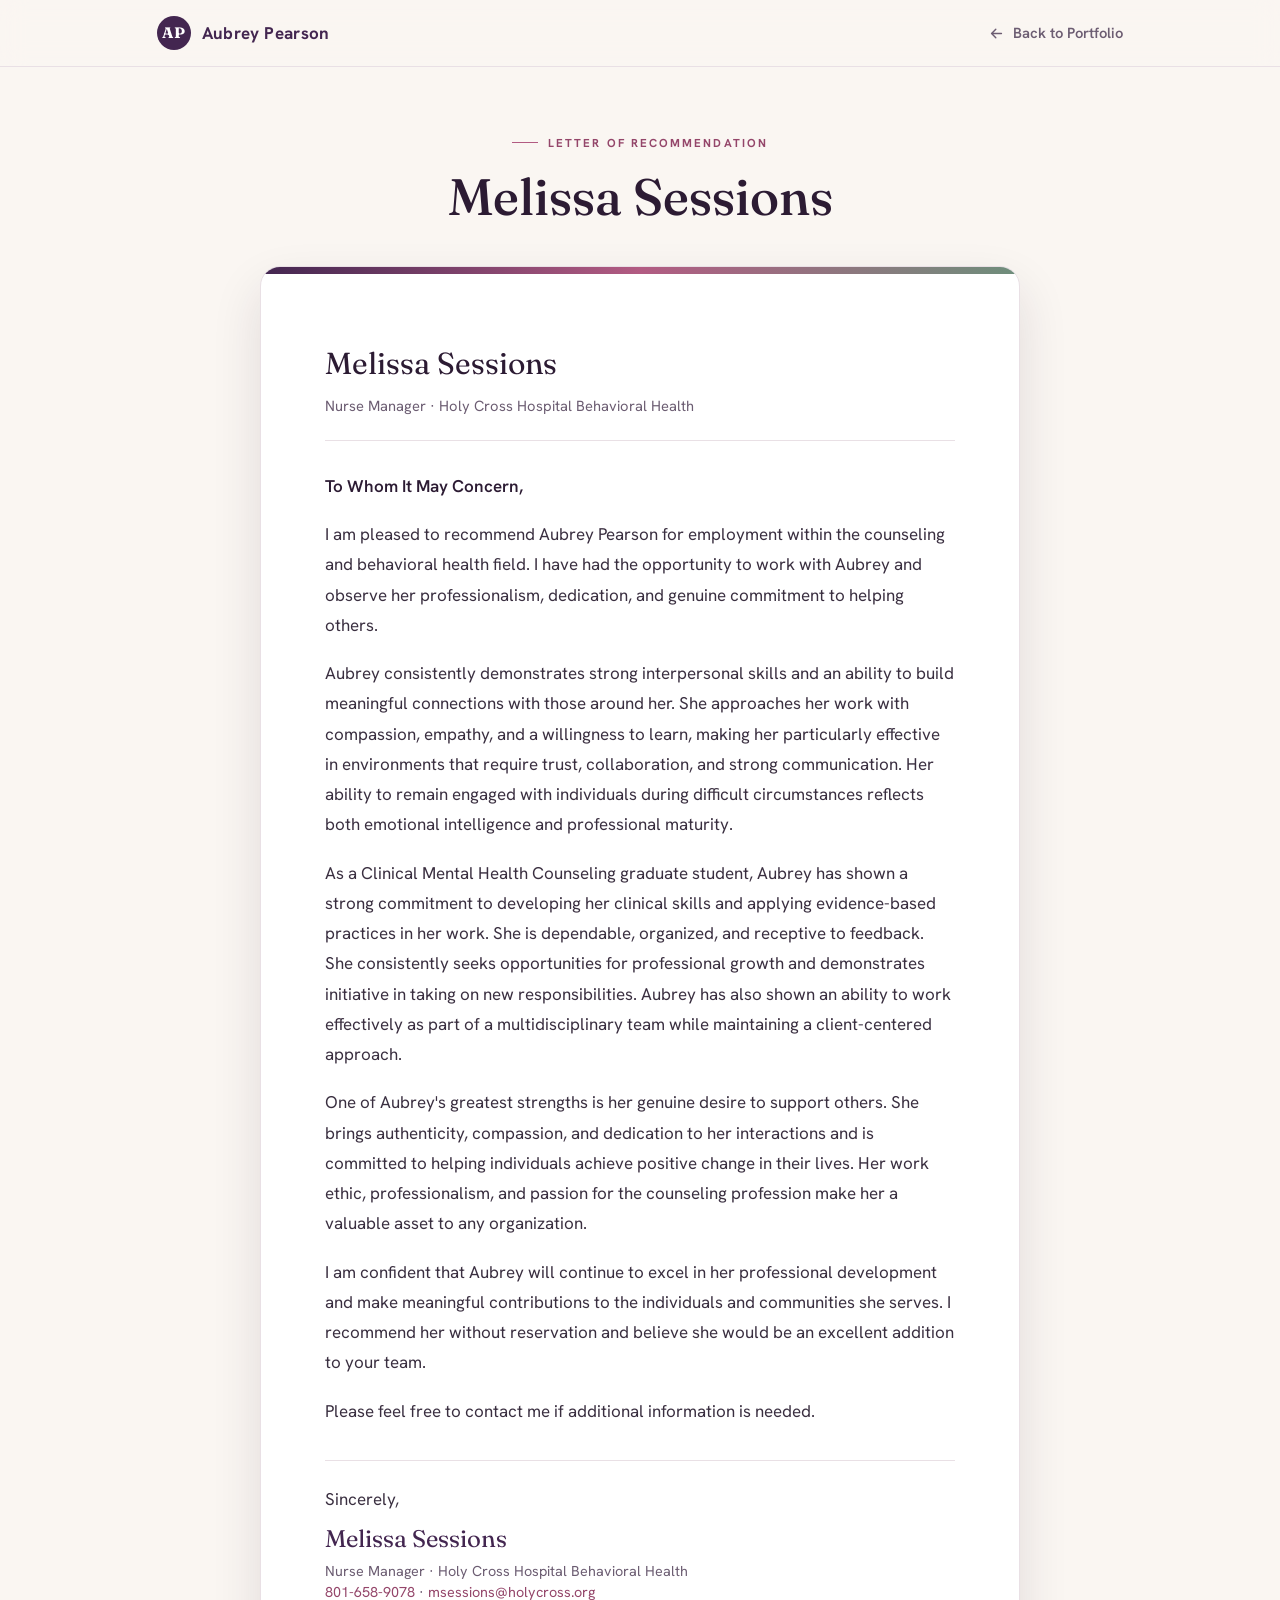
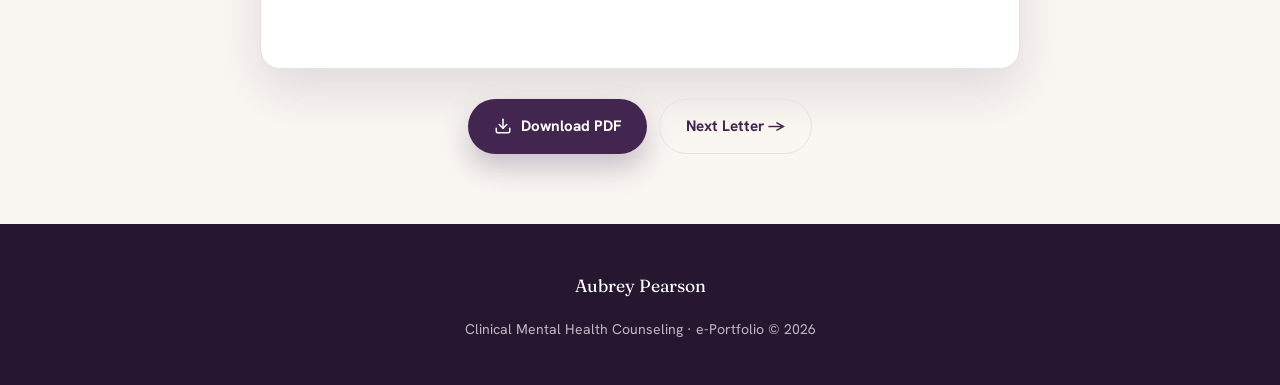
<file: rec-1.html>
<!DOCTYPE html>
<html lang="en">
<head>
  <meta charset="UTF-8" />
  <meta name="viewport" content="width=device-width, initial-scale=1.0" />
  <title>Letter of Recommendation — Melissa Sessions | Aubrey Pearson</title>
  <link rel="preconnect" href="https://fonts.googleapis.com">
  <link rel="preconnect" href="https://fonts.gstatic.com" crossorigin>
  <link href="https://fonts.googleapis.com/css2?family=Fraunces:ital,opsz,wght@0,9..144,400..600;1,9..144,400..500&family=Hanken+Grotesk:wght@400;500;600;700&display=swap" rel="stylesheet">
  <link rel="stylesheet" href="styles.css" />
</head>
<body class="letter-body">
  <header class="letter-top">
    <div class="wrap">
      <a class="brand" href="index.html">
        <span class="mark">AP</span>
        <span>Aubrey Pearson</span>
      </a>
      <a class="back-link" href="index.html">
        <svg viewBox="0 0 24 24" fill="none" stroke="currentColor" stroke-width="2" stroke-linecap="round" stroke-linejoin="round"><path d="M19 12H5M11 18l-6-6 6-6"/></svg>
        Back to Portfolio
      </a>
    </div>
  </header>

  <section class="letter-hero">
    <div class="wrap">
      <p class="eyebrow center" style="justify-content:center;">Letter of Recommendation</p>
      <h1>Melissa Sessions</h1>
    </div>
  </section>

  <section class="letter-wrap">
    <div class="wrap">
      <article class="sheet">
        <div class="accent-bar"></div>
        <div class="sheet-inner">
          <div class="letterhead">
            <p class="name">Melissa Sessions</p>
            <p class="meta">Nurse Manager · Holy Cross Hospital Behavioral Health</p>
          </div>

          <div class="letter-text">
            <p class="salutation">To Whom It May Concern,</p>
            <p>I am pleased to recommend Aubrey Pearson for employment within the counseling and behavioral health field. I have had the opportunity to work with Aubrey and observe her professionalism, dedication, and genuine commitment to helping others.</p>
            <p>Aubrey consistently demonstrates strong interpersonal skills and an ability to build meaningful connections with those around her. She approaches her work with compassion, empathy, and a willingness to learn, making her particularly effective in environments that require trust, collaboration, and strong communication. Her ability to remain engaged with individuals during difficult circumstances reflects both emotional intelligence and professional maturity.</p>
            <p>As a Clinical Mental Health Counseling graduate student, Aubrey has shown a strong commitment to developing her clinical skills and applying evidence-based practices in her work. She is dependable, organized, and receptive to feedback. She consistently seeks opportunities for professional growth and demonstrates initiative in taking on new responsibilities. Aubrey has also shown an ability to work effectively as part of a multidisciplinary team while maintaining a client-centered approach.</p>
            <p>One of Aubrey's greatest strengths is her genuine desire to support others. She brings authenticity, compassion, and dedication to her interactions and is committed to helping individuals achieve positive change in their lives. Her work ethic, professionalism, and passion for the counseling profession make her a valuable asset to any organization.</p>
            <p>I am confident that Aubrey will continue to excel in her professional development and make meaningful contributions to the individuals and communities she serves. I recommend her without reservation and believe she would be an excellent addition to your team.</p>
            <p>Please feel free to contact me if additional information is needed.</p>
          </div>

          <div class="signature">
            <p class="closing">Sincerely,</p>
            <p class="signed">Melissa Sessions</p>
            <p class="title">
              Nurse Manager · Holy Cross Hospital Behavioral Health<br>
              <a href="tel:8016589078">801-658-9078</a> · <a href="mailto:msessions@holycross.org">msessions@holycross.org</a>
            </p>
          </div>
        </div>
      </article>

      <div class="letter-actions">
        <a class="button primary" href="rec-1.pdf" target="_blank" rel="noopener">
          <svg viewBox="0 0 24 24" fill="none" stroke="currentColor" stroke-width="2" stroke-linecap="round" stroke-linejoin="round"><path d="M21 15v4a2 2 0 0 1-2 2H5a2 2 0 0 1-2-2v-4"/><path d="M7 10l5 5 5-5"/><path d="M12 15V3"/></svg>
          Download PDF
        </a>
        <a class="button ghost" href="rec-2.html">Next Letter →</a>
      </div>
    </div>
  </section>

  <footer>
    <p class="brand-foot">Aubrey Pearson</p>
    <p>Clinical Mental Health Counseling · e-Portfolio &copy; 2026</p>
  </footer>
</body>
</html>
</file>
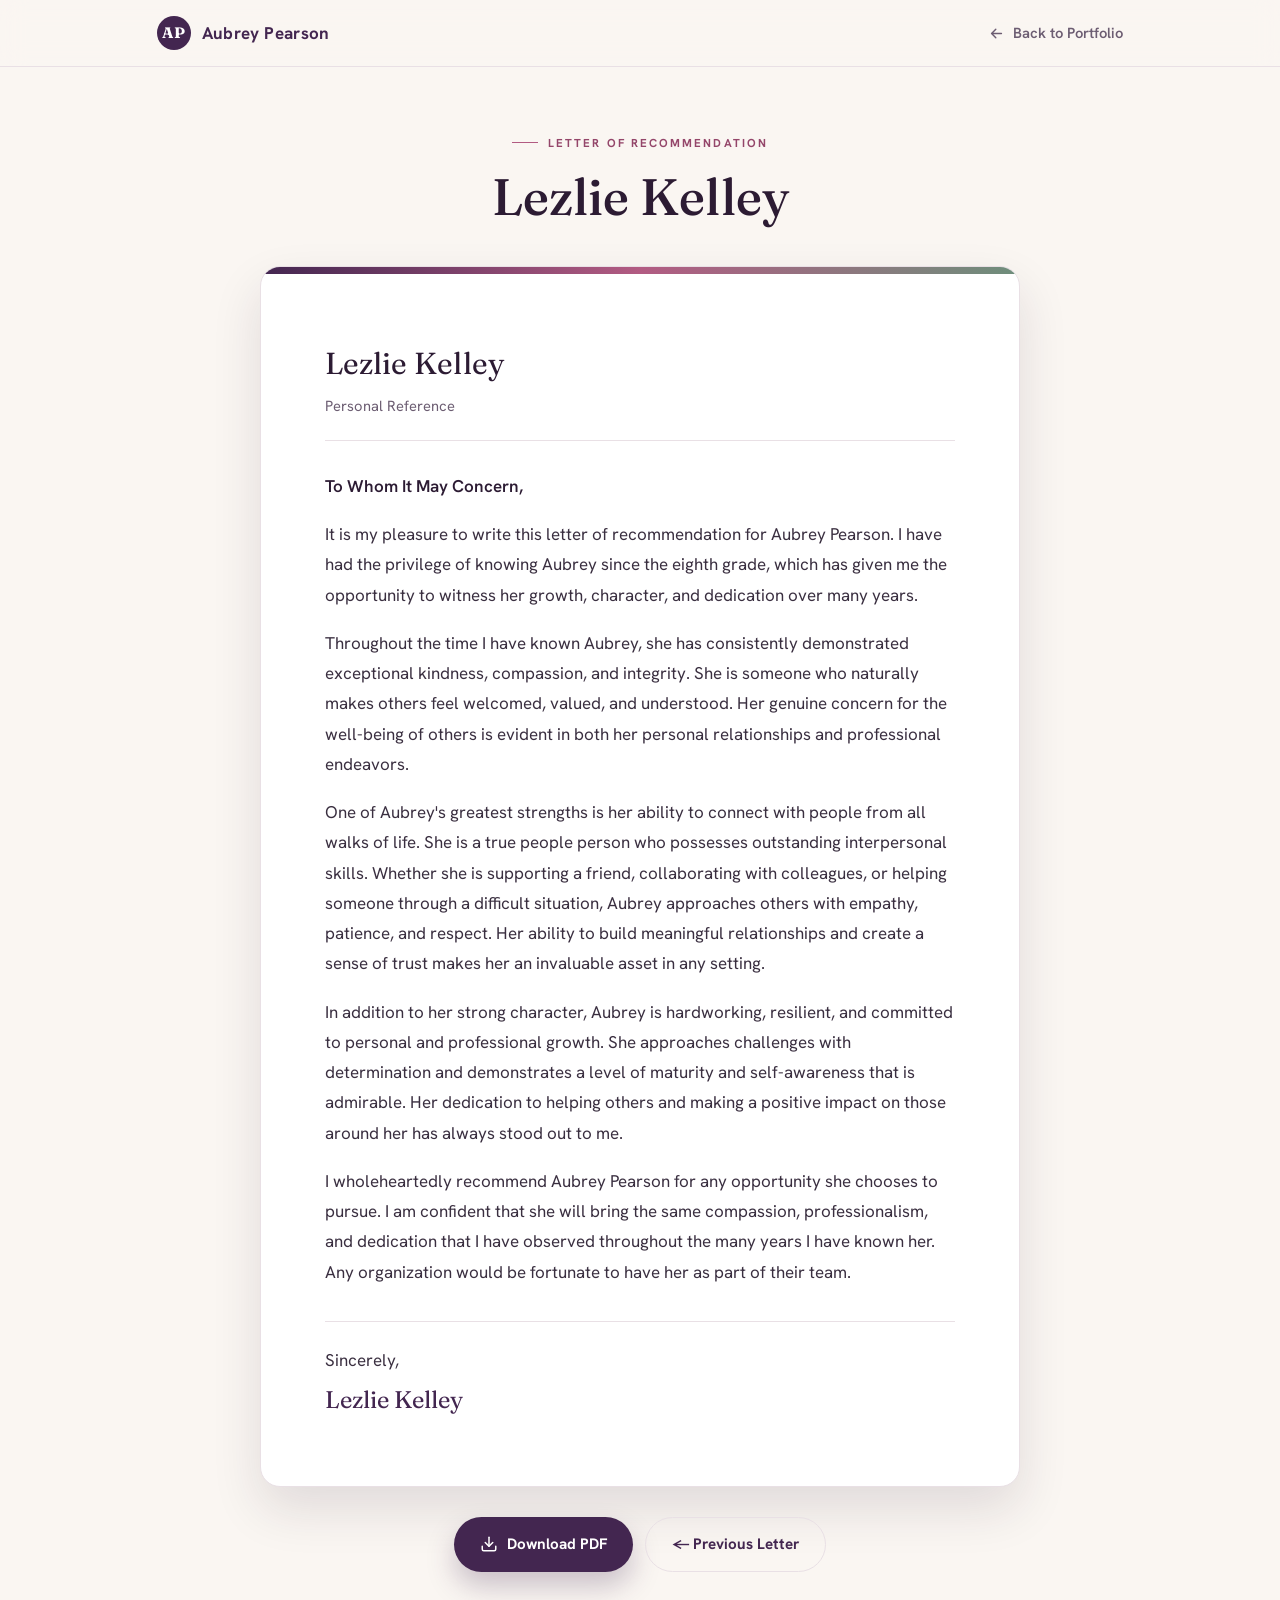
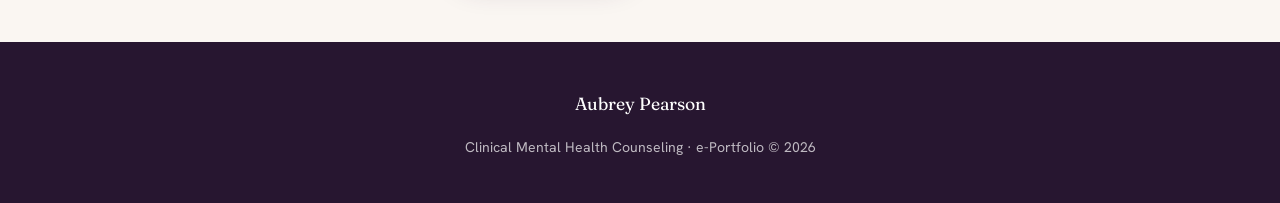
<file: rec-2.html>
<!DOCTYPE html>
<html lang="en">
<head>
  <meta charset="UTF-8" />
  <meta name="viewport" content="width=device-width, initial-scale=1.0" />
  <title>Letter of Recommendation — Lezlie Kelley | Aubrey Pearson</title>
  <link rel="preconnect" href="https://fonts.googleapis.com">
  <link rel="preconnect" href="https://fonts.gstatic.com" crossorigin>
  <link href="https://fonts.googleapis.com/css2?family=Fraunces:ital,opsz,wght@0,9..144,400..600;1,9..144,400..500&family=Hanken+Grotesk:wght@400;500;600;700&display=swap" rel="stylesheet">
  <link rel="stylesheet" href="styles.css" />
</head>
<body class="letter-body">
  <header class="letter-top">
    <div class="wrap">
      <a class="brand" href="index.html">
        <span class="mark">AP</span>
        <span>Aubrey Pearson</span>
      </a>
      <a class="back-link" href="index.html">
        <svg viewBox="0 0 24 24" fill="none" stroke="currentColor" stroke-width="2" stroke-linecap="round" stroke-linejoin="round"><path d="M19 12H5M11 18l-6-6 6-6"/></svg>
        Back to Portfolio
      </a>
    </div>
  </header>

  <section class="letter-hero">
    <div class="wrap">
      <p class="eyebrow center" style="justify-content:center;">Letter of Recommendation</p>
      <h1>Lezlie Kelley</h1>
    </div>
  </section>

  <section class="letter-wrap">
    <div class="wrap">
      <article class="sheet">
        <div class="accent-bar"></div>
        <div class="sheet-inner">
          <div class="letterhead">
            <p class="name">Lezlie Kelley</p>
            <p class="meta">Personal Reference</p>
          </div>

          <div class="letter-text">
            <p class="salutation">To Whom It May Concern,</p>
            <p>It is my pleasure to write this letter of recommendation for Aubrey Pearson. I have had the privilege of knowing Aubrey since the eighth grade, which has given me the opportunity to witness her growth, character, and dedication over many years.</p>
            <p>Throughout the time I have known Aubrey, she has consistently demonstrated exceptional kindness, compassion, and integrity. She is someone who naturally makes others feel welcomed, valued, and understood. Her genuine concern for the well-being of others is evident in both her personal relationships and professional endeavors.</p>
            <p>One of Aubrey's greatest strengths is her ability to connect with people from all walks of life. She is a true people person who possesses outstanding interpersonal skills. Whether she is supporting a friend, collaborating with colleagues, or helping someone through a difficult situation, Aubrey approaches others with empathy, patience, and respect. Her ability to build meaningful relationships and create a sense of trust makes her an invaluable asset in any setting.</p>
            <p>In addition to her strong character, Aubrey is hardworking, resilient, and committed to personal and professional growth. She approaches challenges with determination and demonstrates a level of maturity and self-awareness that is admirable. Her dedication to helping others and making a positive impact on those around her has always stood out to me.</p>
            <p>I wholeheartedly recommend Aubrey Pearson for any opportunity she chooses to pursue. I am confident that she will bring the same compassion, professionalism, and dedication that I have observed throughout the many years I have known her. Any organization would be fortunate to have her as part of their team.</p>
          </div>

          <div class="signature">
            <p class="closing">Sincerely,</p>
            <p class="signed">Lezlie Kelley</p>
          </div>
        </div>
      </article>

      <div class="letter-actions">
        <a class="button primary" href="rec-2.pdf" target="_blank" rel="noopener">
          <svg viewBox="0 0 24 24" fill="none" stroke="currentColor" stroke-width="2" stroke-linecap="round" stroke-linejoin="round"><path d="M21 15v4a2 2 0 0 1-2 2H5a2 2 0 0 1-2-2v-4"/><path d="M7 10l5 5 5-5"/><path d="M12 15V3"/></svg>
          Download PDF
        </a>
        <a class="button ghost" href="rec-1.html">← Previous Letter</a>
      </div>
    </div>
  </section>

  <footer>
    <p class="brand-foot">Aubrey Pearson</p>
    <p>Clinical Mental Health Counseling · e-Portfolio &copy; 2026</p>
  </footer>
</body>
</html>
</file>
<file: styles.css>
/* ---------------------------------------------------------------
   Aubrey Pearson — CMHC e-Portfolio
   Palette: deep plum · dusty rose · grounding sage · warm paper
   Type:    Fraunces (display) · Hanken Grotesk (body/UI)
----------------------------------------------------------------*/

:root {
  --ink:        #2c1b33;
  --plum:       #432650;
  --plum-deep:  #271630;
  --rose:       #b25b82;
  --rose-deep:  #94466a;
  --rose-soft:  #ecd9e2;
  --sage:       #6e8e7b;
  --sage-soft:  #dde7e0;
  --cream:      #faf6f2;
  --paper:      #ffffff;
  --muted:      #6c5d72;
  --line:       #e9e0e5;

  --shadow-sm: 0 6px 18px rgba(44, 27, 51, .07);
  --shadow:    0 22px 50px rgba(44, 27, 51, .12);
  --radius:    20px;
  --maxw:      1120px;

  --font-display: "Fraunces", Georgia, "Times New Roman", serif;
  --font-body:    "Hanken Grotesk", system-ui, -apple-system, Arial, sans-serif;
}

* { box-sizing: border-box; }

html { scroll-behavior: smooth; }

body {
  margin: 0;
  font-family: var(--font-body);
  color: var(--ink);
  background: var(--cream);
  line-height: 1.65;
  font-size: 17px;
  -webkit-font-smoothing: antialiased;
}

h1, h2, h3 { font-family: var(--font-display); font-weight: 500; }

a { color: inherit; }

img { display: block; max-width: 100%; }

.wrap { max-width: var(--maxw); margin: 0 auto; padding: 0 6vw; }

.eyebrow,
.section-label {
  display: inline-flex;
  align-items: center;
  gap: 10px;
  text-transform: uppercase;
  letter-spacing: .18em;
  font-size: .72rem;
  font-weight: 700;
  color: var(--rose-deep);
  margin: 0 0 18px;
}
.eyebrow::before,
.section-label::before {
  content: "";
  width: 26px;
  height: 1.5px;
  background: var(--rose);
}
.section-label.center { justify-content: center; }

/* ---------------------------------------------------------- header */
.site-header {
  position: sticky;
  top: 0;
  z-index: 50;
  background: rgba(250, 246, 242, .82);
  backdrop-filter: blur(12px);
  border-bottom: 1px solid var(--line);
}
.site-header .wrap {
  display: flex;
  align-items: center;
  justify-content: space-between;
  padding-top: 16px;
  padding-bottom: 16px;
}
.brand {
  display: flex;
  align-items: center;
  gap: 11px;
  text-decoration: none;
  font-weight: 700;
  letter-spacing: .02em;
  color: var(--plum);
}
.brand .mark {
  width: 34px; height: 34px;
  display: grid; place-items: center;
  border-radius: 50%;
  background: var(--plum);
  color: #fff;
  font-family: var(--font-display);
  font-size: .95rem;
}
nav { display: flex; gap: 30px; }
nav a {
  text-decoration: none;
  color: var(--muted);
  font-size: .92rem;
  font-weight: 600;
  position: relative;
  padding: 4px 0;
}
nav a::after {
  content: ""; position: absolute; left: 0; bottom: -2px;
  width: 0; height: 2px; background: var(--rose);
  transition: width .22s ease;
}
nav a:hover { color: var(--ink); }
nav a:hover::after { width: 100%; }

/* ---------------------------------------------------------- buttons */
.button {
  display: inline-flex;
  align-items: center;
  gap: 9px;
  text-decoration: none;
  padding: 14px 26px;
  border-radius: 999px;
  font-weight: 700;
  font-size: .95rem;
  transition: transform .18s ease, box-shadow .18s ease, background .18s ease;
}
.button.primary {
  background: var(--plum);
  color: #fff;
  box-shadow: 0 14px 28px rgba(67, 38, 80, .26);
}
.button.primary:hover { transform: translateY(-2px); background: var(--plum-deep); }
.button.ghost {
  background: transparent;
  color: var(--plum);
  border: 1.5px solid var(--line);
}
.button.ghost:hover { border-color: var(--rose); color: var(--rose-deep); }
.button svg { width: 18px; height: 18px; }

/* ---------------------------------------------------------- hero */
.hero { padding: 84px 0 70px; overflow: hidden; }
.hero .wrap {
  display: grid;
  grid-template-columns: 1.05fr .95fr;
  gap: 60px;
  align-items: center;
}
.hero h1 {
  font-size: clamp(3rem, 6.2vw, 5.2rem);
  line-height: .98;
  letter-spacing: -.01em;
  margin: 0 0 22px;
  color: var(--ink);
}
.hero h1 .accent {
  display: block;
  color: var(--rose-deep);
  font-style: italic;
  font-weight: 400;
}
.hero-text {
  font-size: 1.2rem;
  color: var(--muted);
  max-width: 30ch;
  margin: 0 0 32px;
}
.hero-actions { display: flex; flex-wrap: wrap; gap: 14px; }

.hero-photo-wrap {
  position: relative;
  justify-self: center;
  width: min(420px, 82vw);
}
.hero-photo-wrap .blob {
  position: absolute;
  inset: -22px -22px auto auto;
  width: 78%; aspect-ratio: 1;
  background: var(--sage-soft);
  border-radius: 46% 54% 60% 40% / 52% 44% 56% 48%;
  z-index: 0;
}
.hero-photo-wrap .ring {
  position: absolute;
  inset: auto auto -26px -26px;
  width: 64%; aspect-ratio: 1;
  border: 2px solid var(--rose-soft);
  border-radius: 50%;
  z-index: 0;
}
.hero-photo {
  position: relative;
  z-index: 1;
  width: 100%;
  aspect-ratio: 4 / 4.1;
  object-fit: cover;
  border-radius: 26px;
  box-shadow: var(--shadow);
}
.hero-badge {
  position: absolute;
  z-index: 2;
  left: -18px; bottom: 34px;
  background: var(--paper);
  border-radius: 16px;
  box-shadow: var(--shadow-sm);
  padding: 14px 18px;
  display: flex; align-items: center; gap: 12px;
  max-width: 220px;
}
.hero-badge .dot {
  width: 10px; height: 10px; border-radius: 50%;
  background: var(--sage); flex: none;
  box-shadow: 0 0 0 4px var(--sage-soft);
}
.hero-badge span { font-size: .82rem; font-weight: 600; line-height: 1.35; }
.hero-badge strong { color: var(--plum); }

/* ---------------------------------------------------------- focus cards */
.focus { padding: 28px 0 76px; }
.focus .grid {
  display: grid;
  grid-template-columns: repeat(4, 1fr);
  gap: 22px;
}
.focus article {
  background: var(--paper);
  border: 1px solid var(--line);
  border-radius: var(--radius);
  padding: 30px 26px;
  transition: transform .2s ease, box-shadow .2s ease;
}
.focus article:hover { transform: translateY(-4px); box-shadow: var(--shadow-sm); }
.focus .ic {
  width: 46px; height: 46px;
  display: grid; place-items: center;
  border-radius: 13px;
  background: var(--rose-soft);
  color: var(--rose-deep);
  margin-bottom: 18px;
}
.focus article:nth-child(even) .ic { background: var(--sage-soft); color: var(--sage); }
.focus .ic svg { width: 24px; height: 24px; }
.focus h3 { font-size: 1.12rem; margin: 0 0 6px; color: var(--ink); }
.focus p { margin: 0; font-size: .94rem; color: var(--muted); }

/* ---------------------------------------------------------- summary */
.summary { background: var(--paper); border-top: 1px solid var(--line); border-bottom: 1px solid var(--line); }
.summary .wrap {
  display: grid;
  grid-template-columns: 1fr 1fr;
  gap: 64px;
  padding-top: 90px;
  padding-bottom: 90px;
  align-items: start;
}
.summary h2 {
  font-size: clamp(1.9rem, 3.3vw, 2.7rem);
  line-height: 1.12;
  margin: 0 0 22px;
  color: var(--ink);
}
.summary p { color: var(--muted); margin: 0 0 16px; }
.skills-panel {
  background: var(--cream);
  border: 1px solid var(--line);
  border-radius: var(--radius);
  padding: 32px;
}
.skill-grid {
  display: grid;
  grid-template-columns: 1fr 1fr;
  gap: 12px;
  margin-top: 4px;
}
.skill-grid span {
  background: var(--paper);
  border: 1px solid var(--line);
  color: var(--plum);
  padding: 11px 14px;
  border-radius: 11px;
  font-size: .86rem;
  font-weight: 600;
  text-align: center;
}

/* ---------------------------------------------------------- experience */
.experience { padding: 92px 0; }
.experience .head { text-align: center; max-width: 640px; margin: 0 auto 56px; }
.experience h2 { font-size: clamp(1.9rem, 3.3vw, 2.7rem); margin: 0; color: var(--ink); line-height: 1.12; }

.timeline {
  position: relative;
  max-width: 760px;
  margin: 0 auto;
  padding-left: 34px;
}
.timeline::before {
  content: "";
  position: absolute;
  left: 7px; top: 6px; bottom: 6px;
  width: 2px;
  background: linear-gradient(var(--rose-soft), var(--sage-soft));
}
.t-item { position: relative; padding-bottom: 38px; }
.t-item:last-child { padding-bottom: 0; }
.t-item::before {
  content: "";
  position: absolute;
  left: -34px; top: 4px;
  width: 16px; height: 16px;
  border-radius: 50%;
  background: var(--paper);
  border: 3px solid var(--rose);
}
.t-item:nth-child(even)::before { border-color: var(--sage); }
.t-item .date {
  display: inline-block;
  font-size: .78rem;
  font-weight: 700;
  letter-spacing: .04em;
  color: var(--rose-deep);
  margin-bottom: 6px;
}
.t-item:nth-child(even) .date { color: var(--sage); }
.t-item h3 { font-size: 1.3rem; margin: 0 0 2px; color: var(--ink); }
.t-item .place { font-style: italic; color: var(--muted); margin: 0 0 12px; }
.t-item ul { margin: 0; padding-left: 18px; color: var(--muted); }
.t-item li { margin-bottom: 5px; }
.t-item li::marker { color: var(--rose); }

/* ---------------------------------------------------------- education + quote */
.education { background: var(--paper); border-top: 1px solid var(--line); }
.education .wrap {
  display: grid;
  grid-template-columns: 1fr 1fr;
  gap: 40px;
  padding-top: 80px;
  padding-bottom: 80px;
  align-items: stretch;
}
.edu-card {
  background: var(--cream);
  border: 1px solid var(--line);
  border-radius: var(--radius);
  padding: 38px;
}
.edu-block { padding: 18px 0; border-bottom: 1px solid var(--line); }
.edu-block:first-of-type { padding-top: 0; }
.edu-block:last-child { border-bottom: 0; padding-bottom: 0; }
.edu-block h3 { font-size: 1.18rem; margin: 0 0 4px; color: var(--ink); }
.edu-block p { margin: 0; color: var(--muted); }
.edu-block strong { color: var(--rose-deep); }

.quote {
  display: flex;
  flex-direction: column;
  justify-content: center;
  background: var(--plum);
  color: #fff;
  border-radius: var(--radius);
  padding: 48px;
  position: relative;
}
.quote .qmark {
  font-family: var(--font-display);
  font-size: 5rem;
  line-height: .6;
  color: var(--rose);
  margin-bottom: 12px;
}
.quote p {
  font-family: var(--font-display);
  font-style: italic;
  font-size: clamp(1.4rem, 2.4vw, 1.85rem);
  line-height: 1.35;
  margin: 0;
}

/* ---------------------------------------------------------- documents */
.documents { padding: 92px 0; text-align: center; }
.documents .head { max-width: 620px; margin: 0 auto 50px; }
.documents h2 { font-size: clamp(1.9rem, 3.3vw, 2.7rem); margin: 0 0 12px; color: var(--ink); }
.documents .head p { color: var(--muted); margin: 0; }
.doc-grid {
  display: grid;
  grid-template-columns: repeat(3, 1fr);
  gap: 22px;
  text-align: left;
}
.doc-card {
  display: flex;
  flex-direction: column;
  text-decoration: none;
  background: var(--paper);
  border: 1px solid var(--line);
  border-radius: var(--radius);
  padding: 30px;
  transition: transform .2s ease, box-shadow .2s ease, border-color .2s ease;
}
.doc-card:hover { transform: translateY(-5px); box-shadow: var(--shadow); border-color: var(--rose-soft); }
.doc-card .ic {
  width: 48px; height: 48px;
  display: grid; place-items: center;
  border-radius: 13px;
  background: var(--rose-soft); color: var(--rose-deep);
  margin-bottom: 18px;
}
.doc-card:nth-child(2) .ic { background: var(--sage-soft); color: var(--sage); }
.doc-card .ic svg { width: 24px; height: 24px; }
.doc-card h3 { font-size: 1.18rem; margin: 0 0 6px; color: var(--ink); }
.doc-card p { margin: 0 0 18px; color: var(--muted); font-size: .94rem; }
.doc-card .link {
  margin-top: auto;
  font-weight: 700;
  font-size: .9rem;
  color: var(--rose-deep);
  display: inline-flex; align-items: center; gap: 7px;
}
.doc-card .link svg { width: 15px; height: 15px; transition: transform .2s ease; }
.doc-card:hover .link svg { transform: translateX(4px); }

/* ---------------------------------------------------------- affiliations */
.affiliations { background: var(--paper); border-top: 1px solid var(--line); }
.affiliations .wrap {
  padding-top: 64px; padding-bottom: 64px;
  display: grid; grid-template-columns: .8fr 1.2fr; gap: 40px; align-items: center;
}
.aff-list { display: grid; gap: 14px; }
.aff-list .row {
  display: flex; align-items: center; gap: 14px;
  background: var(--cream);
  border: 1px solid var(--line);
  border-radius: 14px;
  padding: 16px 20px;
  font-weight: 600;
}
.aff-list .row svg { width: 20px; height: 20px; color: var(--sage); flex: none; }

/* ---------------------------------------------------------- contact */
.contact { padding: 92px 0; }
.contact .panel {
  background: linear-gradient(135deg, var(--plum-deep), var(--plum) 55%, var(--rose-deep));
  border-radius: 28px;
  color: #fff;
  padding: 64px 8%;
  text-align: center;
}
.contact h2 { font-size: clamp(2rem, 3.6vw, 2.9rem); margin: 0 0 12px; }
.contact .lead { color: rgba(255,255,255,.82); max-width: 46ch; margin: 0 auto 34px; }
.contact-grid {
  display: grid;
  grid-template-columns: repeat(3, 1fr);
  gap: 18px;
  max-width: 760px; margin: 0 auto;
}
.contact-grid a, .contact-grid div {
  background: rgba(255,255,255,.08);
  border: 1px solid rgba(255,255,255,.16);
  border-radius: 16px;
  padding: 22px 18px;
  text-decoration: none;
  color: #fff;
  transition: background .2s ease;
}
.contact-grid a:hover { background: rgba(255,255,255,.16); }
.contact-grid .lbl {
  display: block; font-size: .72rem; text-transform: uppercase;
  letter-spacing: .14em; color: var(--rose-soft); margin-bottom: 6px;
}
.contact-grid .val { font-weight: 600; font-size: .98rem; word-break: break-word; }

/* ---------------------------------------------------------- footer */
footer {
  background: var(--plum-deep);
  color: rgba(255,255,255,.7);
  text-align: center;
  padding: 30px 6vw;
  font-size: .88rem;
}
footer .brand-foot { color: #fff; font-family: var(--font-display); font-size: 1.1rem; }

/* ---------------------------------------------------------- reveal anim */
.reveal { opacity: 0; transform: translateY(22px); transition: opacity .6s ease, transform .6s ease; }
.reveal.in { opacity: 1; transform: none; }

/* ---------------------------------------------------------- responsive */
@media (max-width: 980px) {
  .hero .wrap { grid-template-columns: 1fr; gap: 48px; text-align: center; }
  .hero-text { margin-left: auto; margin-right: auto; }
  .hero-actions { justify-content: center; }
  .hero-photo-wrap { order: -1; }
  .summary .wrap,
  .education .wrap,
  .affiliations .wrap { grid-template-columns: 1fr; gap: 36px; }
  .focus .grid { grid-template-columns: repeat(2, 1fr); }
  .doc-grid { grid-template-columns: 1fr; }
}

@media (max-width: 620px) {
  body { font-size: 16px; }
  nav { gap: 16px; flex-wrap: wrap; justify-content: center; }
  .site-header .wrap { flex-direction: column; gap: 12px; }
  .focus .grid { grid-template-columns: 1fr; }
  .skill-grid { grid-template-columns: 1fr; }
  .contact-grid { grid-template-columns: 1fr; }
  .contact .panel { padding: 44px 7%; }
}

@media (prefers-reduced-motion: reduce) {
  * { scroll-behavior: auto; }
  .reveal { opacity: 1; transform: none; transition: none; }
}

:focus-visible { outline: 3px solid var(--rose); outline-offset: 3px; border-radius: 6px; }

/* =================================================================
   LETTER PAGES  (cover-letter.html, rec-1.html, rec-2.html)
==================================================================*/
.letter-body { background: var(--cream); }

.letter-top {
  position: sticky; top: 0; z-index: 50;
  background: rgba(250, 246, 242, .82);
  backdrop-filter: blur(12px);
  border-bottom: 1px solid var(--line);
}
.letter-top .wrap {
  display: flex; align-items: center; justify-content: space-between;
  padding-top: 16px; padding-bottom: 16px;
}
.back-link {
  display: inline-flex; align-items: center; gap: 8px;
  text-decoration: none; font-weight: 600; font-size: .92rem;
  color: var(--muted);
}
.back-link svg { width: 17px; height: 17px; }
.back-link:hover { color: var(--rose-deep); }

.letter-hero { padding: 56px 0 12px; text-align: center; }
.letter-hero h1 {
  font-family: var(--font-display);
  font-size: clamp(2.2rem, 4.4vw, 3.2rem);
  margin: 0; color: var(--ink); line-height: 1.05;
}

.letter-wrap { padding: 30px 0 70px; }
.sheet {
  max-width: 760px;
  margin: 0 auto;
  background: var(--paper);
  border: 1px solid var(--line);
  border-radius: var(--radius);
  box-shadow: var(--shadow);
  padding: 0;
  overflow: hidden;
}
.sheet .accent-bar {
  height: 7px;
  background: linear-gradient(90deg, var(--plum), var(--rose), var(--sage));
}
.sheet-inner { padding: clamp(34px, 6vw, 64px); }

.letterhead {
  border-bottom: 1px solid var(--line);
  padding-bottom: 22px; margin-bottom: 30px;
}
.letterhead .name {
  font-family: var(--font-display);
  font-size: 1.9rem; color: var(--ink); margin: 0 0 6px;
}
.letterhead .meta { color: var(--muted); font-size: .92rem; margin: 0; }
.letterhead .meta a { color: var(--rose-deep); text-decoration: none; }
.letterhead .meta a:hover { text-decoration: underline; }

.letter-text p { margin: 0 0 18px; color: #3a2f40; line-height: 1.78; }
.letter-text .salutation { font-weight: 600; color: var(--ink); }

.signature {
  margin-top: 34px; padding-top: 24px;
  border-top: 1px solid var(--line);
}
.signature .closing { margin: 0 0 6px; color: #3a2f40; }
.signature .signed {
  font-family: var(--font-display);
  font-size: 1.5rem; color: var(--plum); margin: 0 0 2px;
}
.signature .title { margin: 0; color: var(--muted); font-size: .9rem; line-height: 1.5; }
.signature .title a { color: var(--rose-deep); text-decoration: none; }

.letter-actions {
  display: flex; gap: 12px; flex-wrap: wrap;
  justify-content: center; margin-top: 30px;
}

@media print {
  .letter-top, .letter-hero, .letter-actions, footer { display: none !important; }
  .letter-body { background: #fff; }
  .letter-wrap { padding: 0; }
  .sheet { box-shadow: none; border: none; border-radius: 0; max-width: 100%; }
  .sheet .accent-bar { display: none; }
}
</file>
